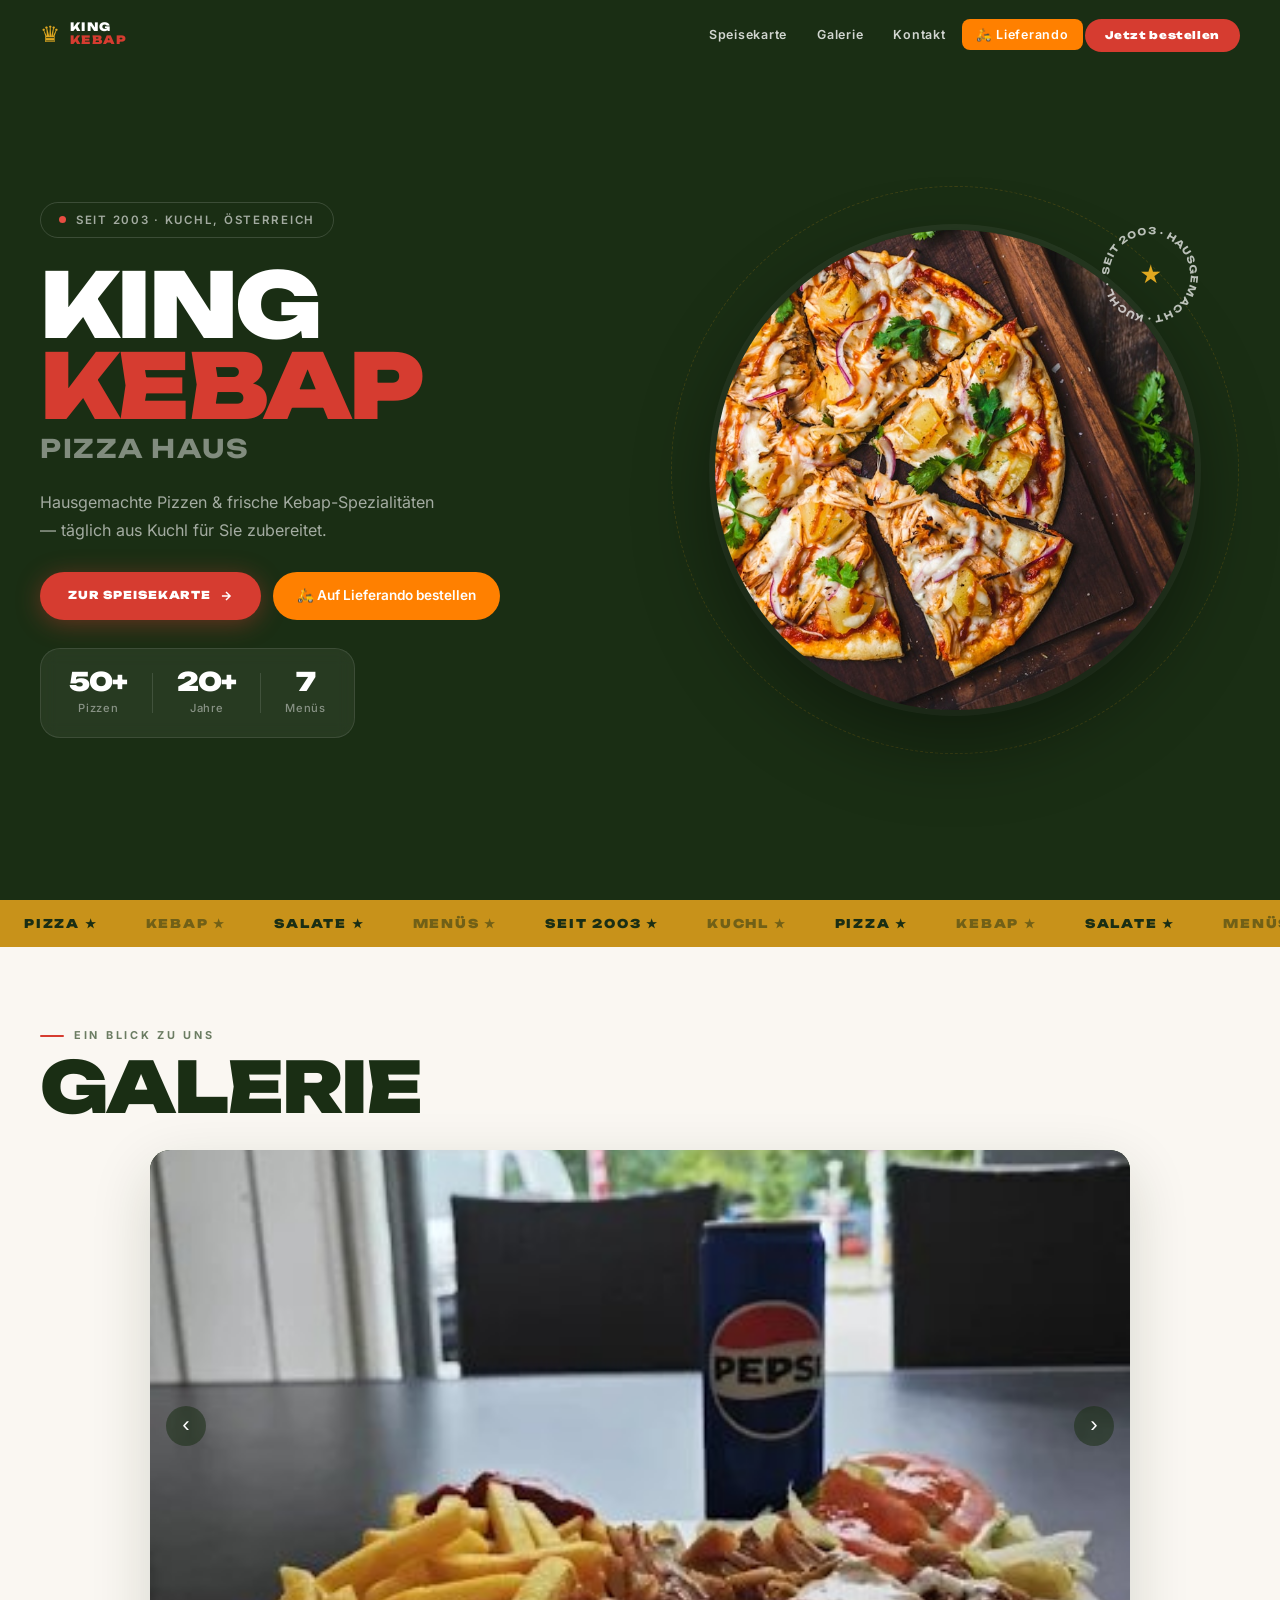
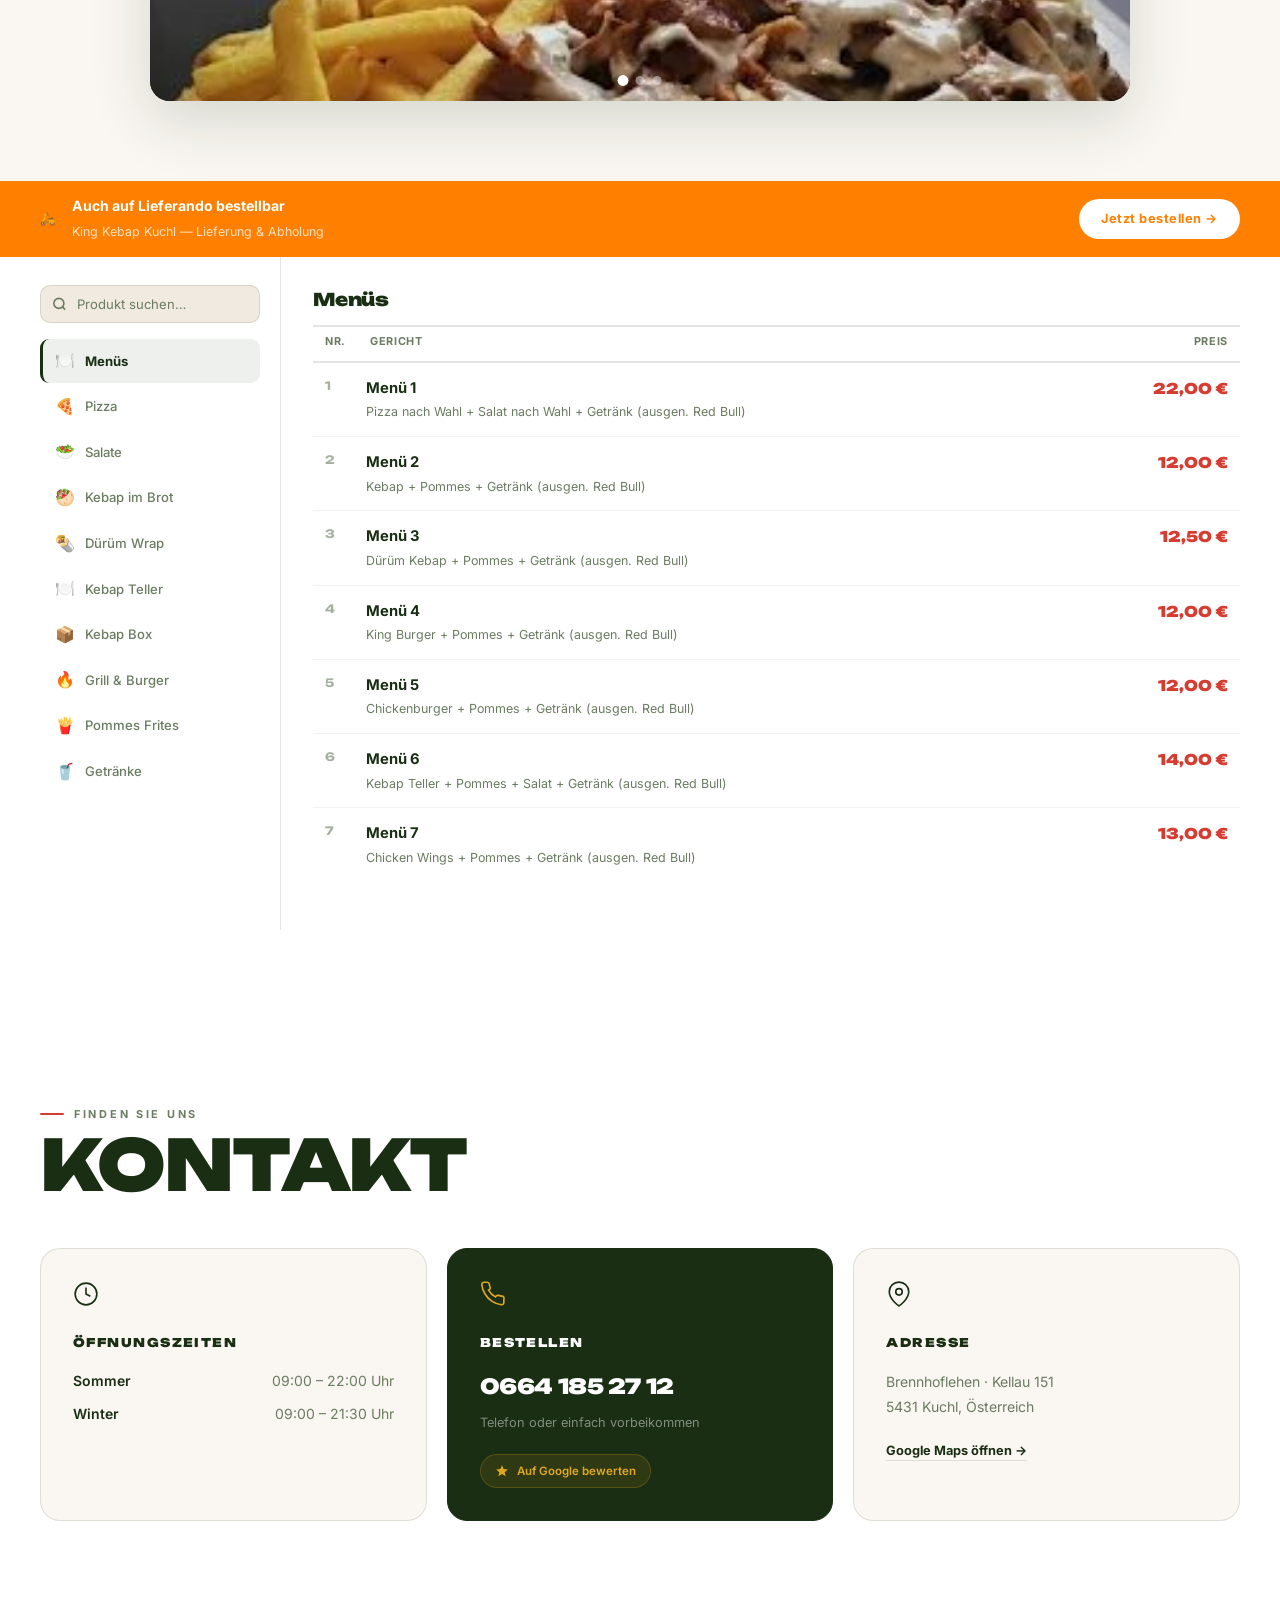
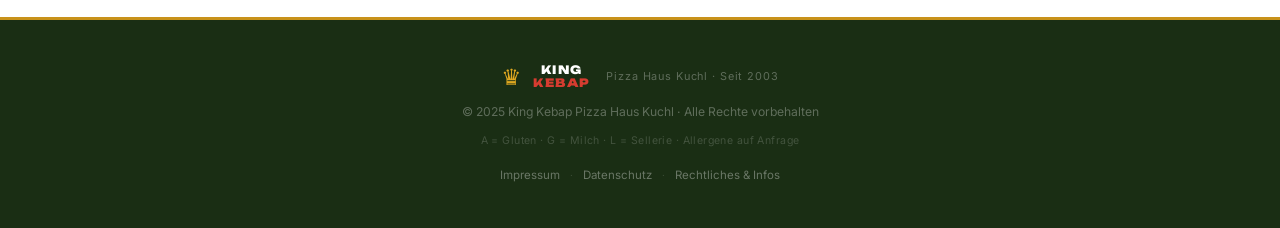
<file: index.html>
<!DOCTYPE html>
<html lang="de">
<head>
  <meta charset="UTF-8" />
  <meta name="viewport" content="width=device-width, initial-scale=1.0" />
  <title>King Kebap Pizza Haus Kuchl – Seit 2003</title>
  <link rel="stylesheet" href="style.css" />
</head>
<body>

<!-- NAVBAR -->
<nav id="navbar">
  <div class="nav-inner">
    <a href="#hero" class="nav-logo">
      <span class="logo-crown">♛</span>
      <div class="logo-lines">
        <span class="logo-king">KING</span>
        <span class="logo-kebap">KEBAP</span>
      </div>
    </a>
    <button class="burger" id="burgerBtn" aria-label="Menü">
      <span></span><span></span><span></span>
    </button>
    <ul class="nav-links" id="navLinks">
      <li><a href="#speisekarte">Speisekarte</a></li>
      <li><a href="#galerie">Galerie</a></li>
      <li><a href="#info">Kontakt</a></li>
      <li>
        <a href="https://www.lieferando.at/speisekarte/king-kebap-5431-kuchl"
           target="_blank" rel="noopener" class="nav-lieferando">
          🛵 Lieferando
        </a>
      </li>
      <li><a href="tel:066418527 12" class="nav-cta">Jetzt bestellen</a></li>
    </ul>
  </div>
</nav>

<!-- HERO -->
<section id="hero">
  <div class="hero-bg-img"></div>
  <div class="hero-bg-gradient"></div>
  <div class="hero-inner">
    <div class="hero-left">
      <div class="hero-tag">
        <span class="hero-tag-dot"></span>
        Seit 2003 · Kuchl, Österreich
      </div>
      <h1 class="hero-title">
        <span class="hero-title-line">KING</span>
        <span class="hero-title-line hero-title-red">KEBAP</span>
        <span class="hero-title-line hero-title-sub">PIZZA HAUS</span>
      </h1>
      <p class="hero-desc">Hausgemachte Pizzen & frische Kebap-Spezialitäten — täglich aus Kuchl für Sie zubereitet.</p>
      <div class="hero-actions">
        <a href="#speisekarte" class="btn-red">
          Zur Speisekarte
          <svg width="14" height="14" viewBox="0 0 24 24" fill="none" stroke="currentColor" stroke-width="2.5"><path d="M5 12h14M12 5l7 7-7 7"/></svg>
        </a>
        <a href="https://www.lieferando.at/speisekarte/king-kebap-5431-kuchl"
           target="_blank" rel="noopener" class="btn-lieferando">
          🛵 Auf Lieferando bestellen
        </a>
      </div>
      <div class="hero-stats">
        <div class="stat"><span class="stat-num">50+</span><span class="stat-label">Pizzen</span></div>
        <div class="stat-divider"></div>
        <div class="stat"><span class="stat-num">20+</span><span class="stat-label">Jahre</span></div>
        <div class="stat-divider"></div>
        <div class="stat"><span class="stat-num">7</span><span class="stat-label">Menüs</span></div>
      </div>
    </div>
    <div class="hero-right">
      <div class="hero-img-wrap">
        <div class="hero-img-ring-2"></div>
        <div class="hero-badge" aria-hidden="true">
          <svg viewBox="0 0 120 120" class="badge-ring">
            <path id="badgePath" d="M 60,60 m -44,0 a 44,44 0 1,1 88,0 a 44,44 0 1,1 -88,0"/>
            <text><textPath href="#badgePath">SEIT 2003 · HAUSGEMACHT · KUCHL · ÖSTERREICH · </textPath></text>
          </svg>
          <span class="badge-star">★</span>
        </div>
        <div class="hero-img-circle"></div>
        <img class="hero-img"
          src="images/hero-pizza.jpg"
          alt="Frische Pizza" loading="eager" />
      </div>
    </div>
  </div>
</section>

<!-- MARQUEE -->
<div class="marquee-wrap">
  <div class="marquee-track" aria-hidden="true">
    <span>PIZZA ★</span><span>KEBAP ★</span><span>SALATE ★</span><span>MENÜS ★</span><span>SEIT 2003 ★</span><span>KUCHL ★</span>
    <span>PIZZA ★</span><span>KEBAP ★</span><span>SALATE ★</span><span>MENÜS ★</span><span>SEIT 2003 ★</span><span>KUCHL ★</span>
    <span>PIZZA ★</span><span>KEBAP ★</span><span>SALATE ★</span><span>MENÜS ★</span><span>SEIT 2003 ★</span><span>KUCHL ★</span>
    <span>PIZZA ★</span><span>KEBAP ★</span><span>SALATE ★</span><span>MENÜS ★</span><span>SEIT 2003 ★</span><span>KUCHL ★</span>
  </div>
</div>

<!-- GALERIE / SLIDESHOW -->
<section id="galerie" class="galerie-section">
  <div class="section-intro">
    <div class="section-label">Ein Blick zu uns</div>
    <h2 class="section-heading">GALERIE</h2>
  </div>
  <div class="slideshow" id="slideshow">
    <div class="slideshow-track" id="slideTrack">
      <div class="slide">
        <img src="img/slide-essen.jpg" alt="Kebap Teller mit Pommes" loading="lazy" />
      </div>
      <div class="slide">
        <img src="img/slide-aussen.jpg" alt="King Kebap Pizza Haus bei Nacht" loading="lazy" />
      </div>
      <div class="slide">
        <img src="img/slide-theke.jpg" alt="Theke im King Kebap Pizza Haus" loading="lazy" />
      </div>
    </div>
    <button class="slide-btn slide-prev" id="slidePrev" aria-label="Vorheriges Bild">‹</button>
    <button class="slide-btn slide-next" id="slideNext" aria-label="Nächstes Bild">›</button>
    <div class="slide-dots" id="slideDots"></div>
  </div>
</section>

<!-- SPEISEKARTE -->
<section id="speisekarte">

  <!-- Lieferando Banner -->
  <div class="lieferando-banner">
    <div class="lieferando-banner-inner">
      <div class="lieferando-left">
        <span class="lieferando-emoji">🛵</span>
        <div>
          <strong>Auch auf Lieferando bestellbar</strong>
          <span>King Kebap Kuchl — Lieferung & Abholung</span>
        </div>
      </div>
      <a href="https://www.lieferando.at/speisekarte/king-kebap-5431-kuchl"
         target="_blank" rel="noopener" class="lieferando-btn">
        Jetzt bestellen →
      </a>
    </div>
  </div>

  <div class="sk-layout">

    <!-- SIDEBAR -->
    <aside class="sk-sidebar" id="skSidebar">
      <div class="sk-search-wrap">
        <svg class="sk-search-icon" width="15" height="15" viewBox="0 0 24 24" fill="none" stroke="currentColor" stroke-width="2.5"><circle cx="11" cy="11" r="8"/><path d="M21 21l-4.35-4.35"/></svg>
        <input class="sk-search" id="skSearch" type="text" placeholder="Produkt suchen…" autocomplete="off" />
      </div>
      <nav class="sk-nav" id="skNav">
        <a class="sk-nav-link active" href="#sk-menues" data-cat="sk-menues">
          <span class="sk-nav-icon">🍽️</span> Menüs
        </a>
        <a class="sk-nav-link" href="#sk-pizza" data-cat="sk-pizza">
          <span class="sk-nav-icon">🍕</span> Pizza
        </a>
        <a class="sk-nav-link" href="#sk-salate" data-cat="sk-salate">
          <span class="sk-nav-icon">🥗</span> Salate
        </a>
        <a class="sk-nav-link" href="#sk-kebap" data-cat="sk-kebap">
          <span class="sk-nav-icon">🥙</span> Kebap im Brot
        </a>
        <a class="sk-nav-link" href="#sk-duerum" data-cat="sk-duerum">
          <span class="sk-nav-icon">🌯</span> Dürüm Wrap
        </a>
        <a class="sk-nav-link" href="#sk-teller" data-cat="sk-teller">
          <span class="sk-nav-icon">🍽️</span> Kebap Teller
        </a>
        <a class="sk-nav-link" href="#sk-box" data-cat="sk-box">
          <span class="sk-nav-icon">📦</span> Kebap Box
        </a>
        <a class="sk-nav-link" href="#sk-grill" data-cat="sk-grill">
          <span class="sk-nav-icon">🔥</span> Grill & Burger
        </a>
        <a class="sk-nav-link" href="#sk-pommes" data-cat="sk-pommes">
          <span class="sk-nav-icon">🍟</span> Pommes Frites
        </a>
        <a class="sk-nav-link" href="#sk-getraenke" data-cat="sk-getraenke">
          <span class="sk-nav-icon">🥤</span> Getränke
        </a>
      </nav>
    </aside>

    <!-- MAIN MENU CONTENT -->
    <main class="sk-main" id="skMain">
      <!-- Sections rendered by JS -->
    </main>

  </div>
</section>

<!-- KONTAKT -->
<section id="info" class="page-section info-section">
  <div class="max-w">
    <div class="section-intro">
      <div class="section-label">Finden Sie uns</div>
      <h2 class="section-heading">KONTAKT</h2>
    </div>
    <div class="info-cards">
      <div class="info-card">
        <div class="info-icon">
          <svg width="26" height="26" viewBox="0 0 24 24" fill="none" stroke="currentColor" stroke-width="1.5"><circle cx="12" cy="12" r="10"/><polyline points="12 6 12 12 16 14"/></svg>
        </div>
        <h3>Öffnungszeiten</h3>
        <div class="hours">
          <div class="hours-row"><span>Sommer</span><span>09:00 – 22:00 Uhr</span></div>
          <div class="hours-row"><span>Winter</span><span>09:00 – 21:30 Uhr</span></div>
        </div>
      </div>
      <div class="info-card info-card-featured">
        <div class="info-icon">
          <svg width="26" height="26" viewBox="0 0 24 24" fill="none" stroke="currentColor" stroke-width="1.5"><path d="M22 16.92v3a2 2 0 0 1-2.18 2 19.79 19.79 0 0 1-8.63-3.07A19.5 19.5 0 0 1 4.69 12a19.79 19.79 0 0 1-3.07-8.67A2 2 0 0 1 3.6 1.18h3a2 2 0 0 1 2 1.72 12.7 12.7 0 0 0 .7 2.81 2 2 0 0 1-.45 2.11L7.91 8.37a16 16 0 0 0 6.29 6.29l.95-.95a2 2 0 0 1 2.11-.45 12.7 12.7 0 0 0 2.81.7A2 2 0 0 1 22 16.92z"/></svg>
        </div>
        <h3>Bestellen</h3>
        <a href="tel:066418527 12" class="info-phone">0664 185 27 12</a>
        <p>Telefon oder einfach vorbeikommen</p>
        <div class="info-stars">
          <svg width="14" height="14" viewBox="0 0 24 24" fill="currentColor"><path d="M12 17.27L18.18 21l-1.64-7.03L22 9.24l-7.19-.61L12 2 9.19 8.63 2 9.24l5.46 4.73L5.82 21z"/></svg>
          Auf Google bewerten
        </div>
      </div>
      <div class="info-card">
        <div class="info-icon">
          <svg width="26" height="26" viewBox="0 0 24 24" fill="none" stroke="currentColor" stroke-width="1.5"><path d="M21 10c0 7-9 13-9 13s-9-6-9-13a9 9 0 0 1 18 0z"/><circle cx="12" cy="10" r="3"/></svg>
        </div>
        <h3>Adresse</h3>
        <p class="info-addr">Brennhoflehen · Kellau 151<br>5431 Kuchl, Österreich</p>
        <a href="https://maps.google.com/?q=Kellau+151+5431+Kuchl" target="_blank" rel="noopener" class="info-maps">
          Google Maps öffnen →
        </a>
      </div>
    </div>
  </div>
</section>

<!-- FOOTER -->
<footer>
  <div class="footer-inner">
    <div class="footer-logo">
      <span class="logo-crown">♛</span>
      <div class="logo-lines">
        <span class="logo-king">KING</span>
        <span class="logo-kebap">KEBAP</span>
      </div>
      <span class="footer-since">Pizza Haus Kuchl · Seit 2003</span>
    </div>
    <p class="footer-copy">© 2025 King Kebap Pizza Haus Kuchl · Alle Rechte vorbehalten</p>
    <p class="footer-allergens">A = Gluten · G = Milch · L = Sellerie · Allergene auf Anfrage</p>
    <div class="footer-links">
      <a href="impressum.html">Impressum</a>
      <span>·</span>
      <a href="datenschutz.html">Datenschutz</a>
      <span>·</span>
      <a href="rechtliches.html">Rechtliches & Infos</a>
    </div>
  </div>
</footer>

<script src="app.js"></script>
</body>
</html>
</file>
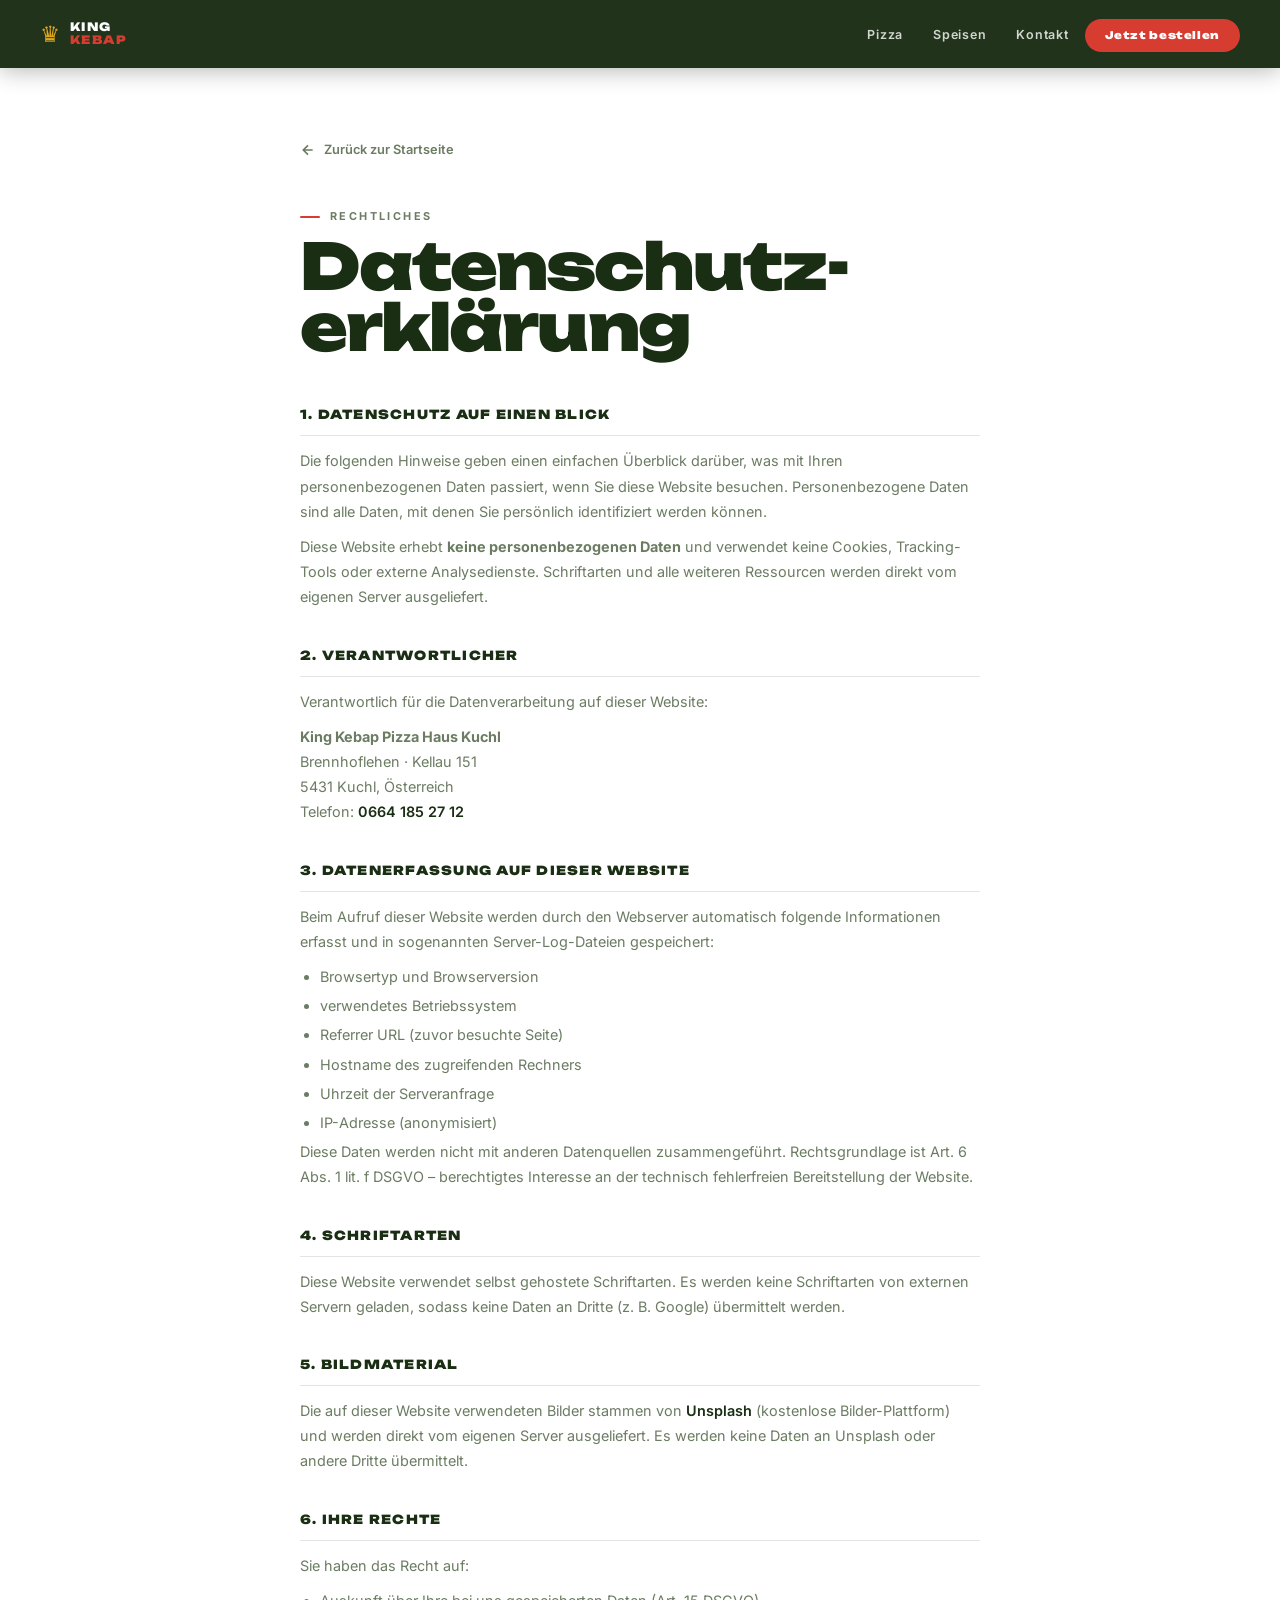
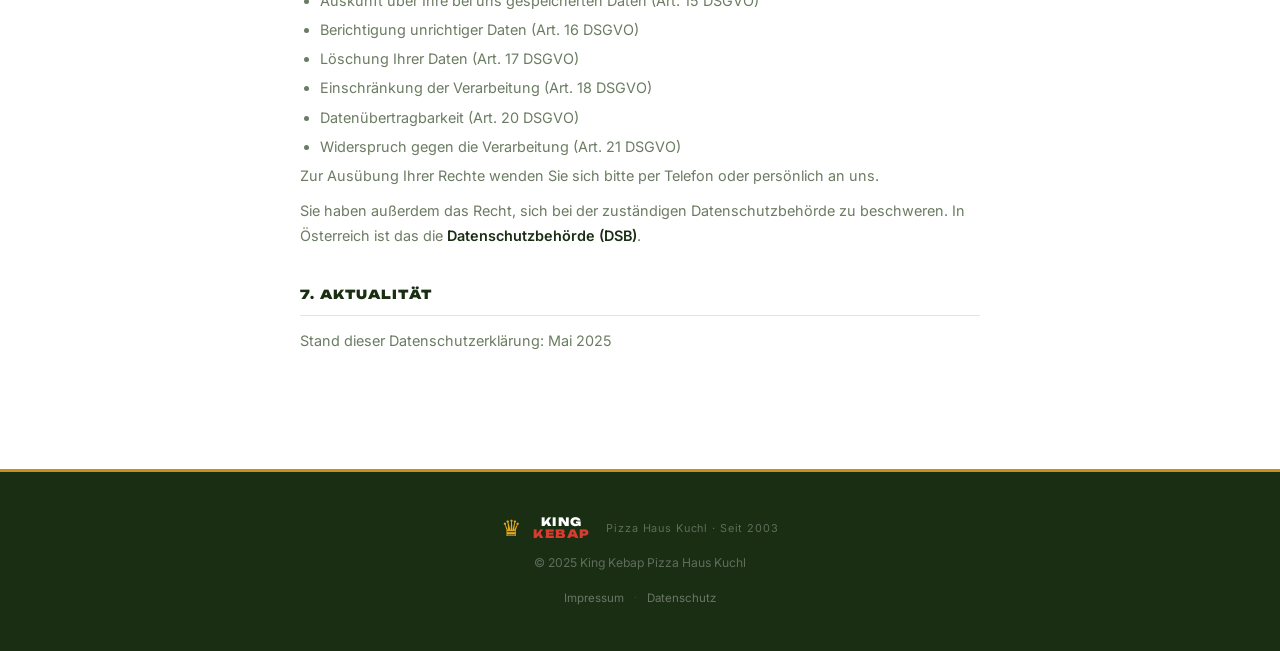
<file: datenschutz.html>
<!DOCTYPE html>
<html lang="de">
<head>
  <meta charset="UTF-8" />
  <meta name="viewport" content="width=device-width, initial-scale=1.0" />
  <title>Datenschutz – King Kebap Pizza Haus Kuchl</title>
  <link rel="stylesheet" href="style.css" />
  <style>
    .legal-page { max-width: 760px; margin: 0 auto; padding: 140px 40px 80px; }
    .legal-back { display: inline-flex; align-items: center; gap: 8px; font-size: 0.8rem; font-weight: 600; color: var(--muted); margin-bottom: 48px; transition: color var(--t); }
    .legal-back:hover { color: var(--text); }
    .legal-back svg { flex-shrink: 0; }
    .legal-eyebrow { font-size: 0.68rem; font-weight: 700; letter-spacing: 0.22em; text-transform: uppercase; color: var(--muted); margin-bottom: 10px; display: flex; align-items: center; gap: 10px; }
    .legal-eyebrow::before { content: ''; display: block; width: 20px; height: 2px; background: var(--red); border-radius: 2px; }
    .legal-title { font-family: var(--font-display); font-size: clamp(2rem, 5vw, 4rem); font-weight: 900; color: var(--text); letter-spacing: -0.03em; margin-bottom: 48px; line-height: 0.95; }
    .legal-block { margin-bottom: 36px; }
    .legal-block h2 { font-family: var(--font-display); font-size: 0.78rem; font-weight: 900; letter-spacing: 0.1em; text-transform: uppercase; color: var(--text); margin-bottom: 12px; padding-bottom: 10px; border-bottom: 1.5px solid var(--border); }
    .legal-block p { font-size: 0.9rem; color: var(--muted); line-height: 1.75; margin-bottom: 10px; }
    .legal-block a { color: var(--green); font-weight: 600; }
    .legal-block a:hover { color: var(--red); }
    .legal-block ul { padding-left: 20px; margin-top: 8px; }
    .legal-block ul li { font-size: 0.9rem; color: var(--muted); line-height: 1.75; margin-bottom: 4px; }
    @media (max-width: 600px) { .legal-page { padding: 100px 20px 60px; } }
  </style>
</head>
<body>

<nav id="navbar" class="scrolled">
  <div class="nav-inner">
    <a href="index.html" class="nav-logo">
      <span class="logo-crown">♛</span>
      <div class="logo-lines">
        <span class="logo-king">KING</span>
        <span class="logo-kebap">KEBAP</span>
      </div>
    </a>
    <ul class="nav-links">
      <li><a href="index.html#pizza">Pizza</a></li>
      <li><a href="index.html#speisen">Speisen</a></li>
      <li><a href="index.html#info">Kontakt</a></li>
      <li><a href="tel:066418527 12" class="nav-cta">Jetzt bestellen</a></li>
    </ul>
  </div>
</nav>

<main class="legal-page">

  <a href="index.html" class="legal-back">
    <svg width="16" height="16" viewBox="0 0 24 24" fill="none" stroke="currentColor" stroke-width="2.5"><path d="M19 12H5M12 5l-7 7 7 7"/></svg>
    Zurück zur Startseite
  </a>

  <div class="legal-eyebrow">Rechtliches</div>
  <h1 class="legal-title">Datenschutz&shy;erklärung</h1>

  <div class="legal-block">
    <h2>1. Datenschutz auf einen Blick</h2>
    <p>
      Die folgenden Hinweise geben einen einfachen Überblick darüber, was mit Ihren personenbezogenen Daten passiert, wenn Sie diese Website besuchen. Personenbezogene Daten sind alle Daten, mit denen Sie persönlich identifiziert werden können.
    </p>
    <p>
      Diese Website erhebt <strong>keine personenbezogenen Daten</strong> und verwendet keine Cookies, Tracking-Tools oder externe Analysedienste. Schriftarten und alle weiteren Ressourcen werden direkt vom eigenen Server ausgeliefert.
    </p>
  </div>

  <div class="legal-block">
    <h2>2. Verantwortlicher</h2>
    <p>Verantwortlich für die Datenverarbeitung auf dieser Website:</p>
    <p>
      <strong>King Kebap Pizza Haus Kuchl</strong><br>
      Brennhoflehen · Kellau 151<br>
      5431 Kuchl, Österreich<br>
      Telefon: <a href="tel:066418527 12">0664 185 27 12</a>
    </p>
  </div>

  <div class="legal-block">
    <h2>3. Datenerfassung auf dieser Website</h2>
    <p>
      Beim Aufruf dieser Website werden durch den Webserver automatisch folgende Informationen erfasst und in sogenannten Server-Log-Dateien gespeichert:
    </p>
    <ul>
      <li>Browsertyp und Browserversion</li>
      <li>verwendetes Betriebssystem</li>
      <li>Referrer URL (zuvor besuchte Seite)</li>
      <li>Hostname des zugreifenden Rechners</li>
      <li>Uhrzeit der Serveranfrage</li>
      <li>IP-Adresse (anonymisiert)</li>
    </ul>
    <p>
      Diese Daten werden nicht mit anderen Datenquellen zusammengeführt. Rechtsgrundlage ist Art. 6 Abs. 1 lit. f DSGVO – berechtigtes Interesse an der technisch fehlerfreien Bereitstellung der Website.
    </p>
  </div>

  <div class="legal-block">
    <h2>4. Schriftarten</h2>
    <p>
      Diese Website verwendet selbst gehostete Schriftarten. Es werden keine Schriftarten von externen Servern geladen, sodass keine Daten an Dritte (z. B. Google) übermittelt werden.
    </p>
  </div>

  <div class="legal-block">
    <h2>5. Bildmaterial</h2>
    <p>
      Die auf dieser Website verwendeten Bilder stammen von <a href="https://unsplash.com" target="_blank" rel="noopener">Unsplash</a> (kostenlose Bilder-Plattform) und werden direkt vom eigenen Server ausgeliefert. Es werden keine Daten an Unsplash oder andere Dritte übermittelt.
    </p>
  </div>

  <div class="legal-block">
    <h2>6. Ihre Rechte</h2>
    <p>Sie haben das Recht auf:</p>
    <ul>
      <li>Auskunft über Ihre bei uns gespeicherten Daten (Art. 15 DSGVO)</li>
      <li>Berichtigung unrichtiger Daten (Art. 16 DSGVO)</li>
      <li>Löschung Ihrer Daten (Art. 17 DSGVO)</li>
      <li>Einschränkung der Verarbeitung (Art. 18 DSGVO)</li>
      <li>Datenübertragbarkeit (Art. 20 DSGVO)</li>
      <li>Widerspruch gegen die Verarbeitung (Art. 21 DSGVO)</li>
    </ul>
    <p>
      Zur Ausübung Ihrer Rechte wenden Sie sich bitte per Telefon oder persönlich an uns.
    </p>
    <p>
      Sie haben außerdem das Recht, sich bei der zuständigen Datenschutzbehörde zu beschweren. In Österreich ist das die <a href="https://www.dsb.gv.at" target="_blank" rel="noopener">Datenschutzbehörde (DSB)</a>.
    </p>
  </div>

  <div class="legal-block">
    <h2>7. Aktualität</h2>
    <p>Stand dieser Datenschutzerklärung: Mai 2025</p>
  </div>

</main>

<footer>
  <div class="footer-inner">
    <div class="footer-logo">
      <span class="logo-crown">♛</span>
      <div class="logo-lines">
        <span class="logo-king">KING</span>
        <span class="logo-kebap">KEBAP</span>
      </div>
      <span class="footer-since">Pizza Haus Kuchl · Seit 2003</span>
    </div>
    <p class="footer-copy">© 2025 King Kebap Pizza Haus Kuchl</p>
    <div class="footer-links">
      <a href="impressum.html">Impressum</a>
      <span>·</span>
      <a href="datenschutz.html">Datenschutz</a>
    </div>
  </div>
</footer>

</body>
</html>
</file>
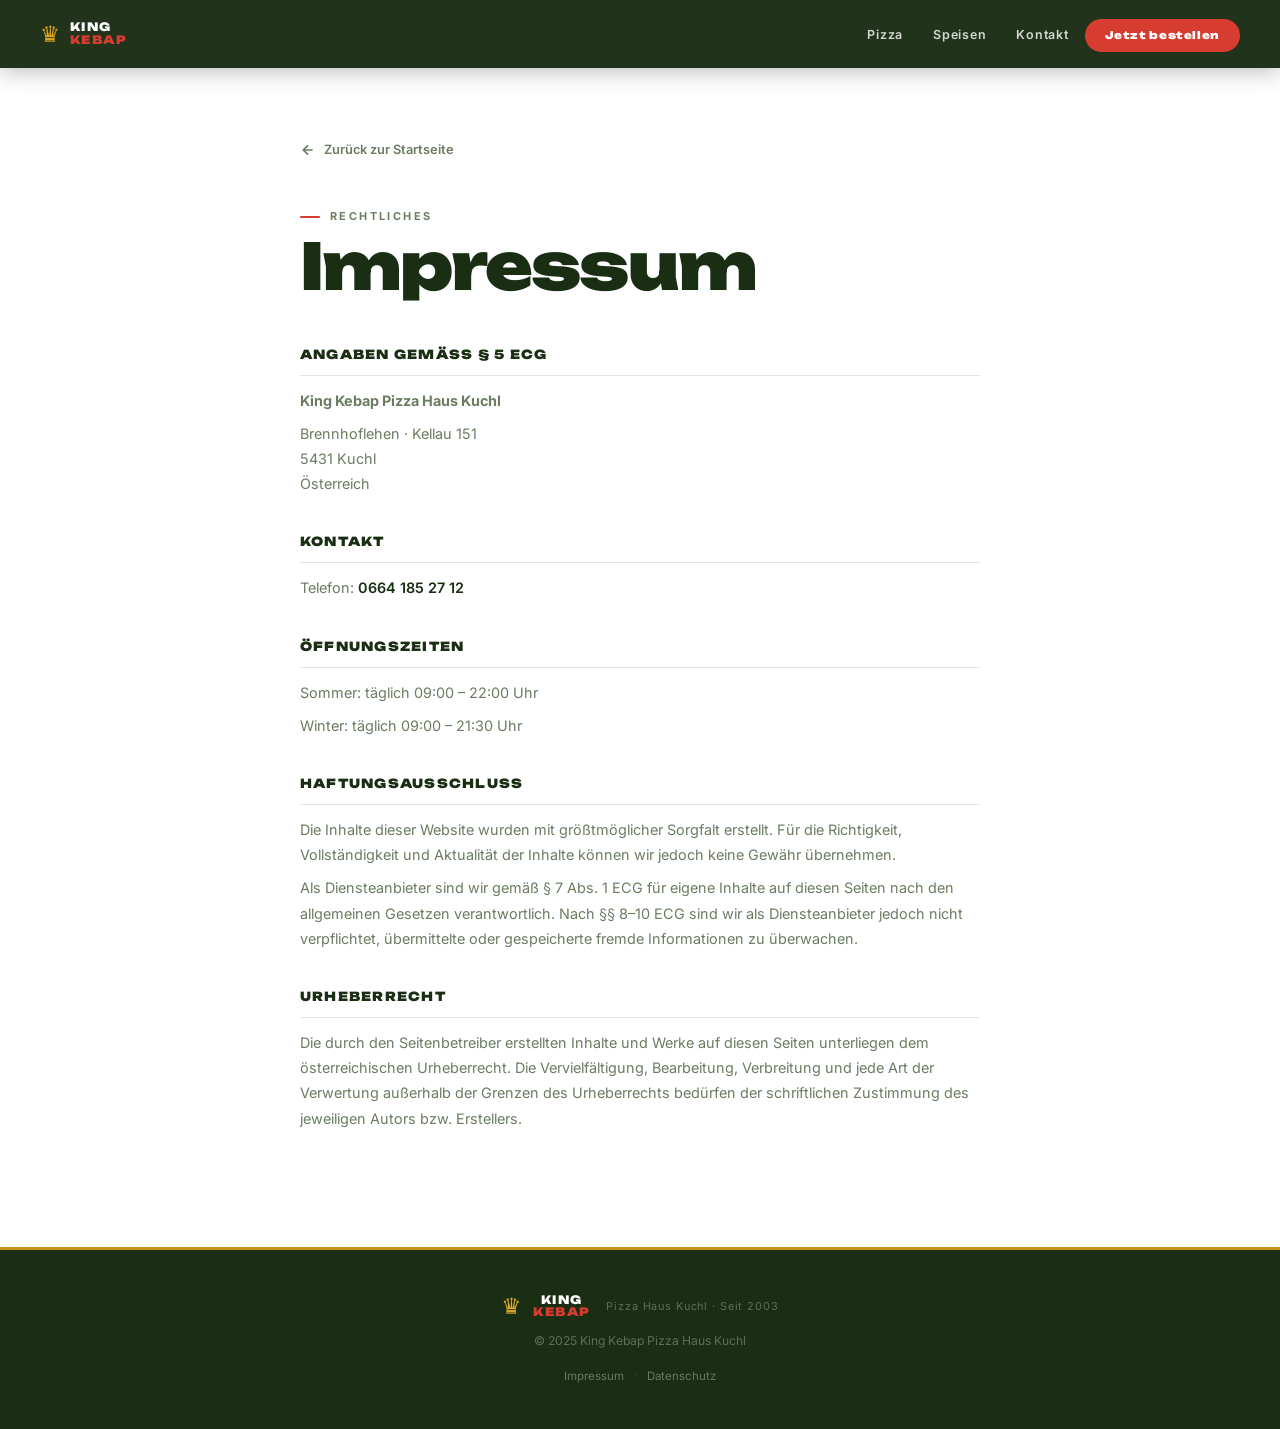
<file: impressum.html>
<!DOCTYPE html>
<html lang="de">
<head>
  <meta charset="UTF-8" />
  <meta name="viewport" content="width=device-width, initial-scale=1.0" />
  <title>Impressum – King Kebap Pizza Haus Kuchl</title>
  <link rel="stylesheet" href="style.css" />
  <style>
    .legal-page { max-width: 760px; margin: 0 auto; padding: 140px 40px 80px; }
    .legal-back { display: inline-flex; align-items: center; gap: 8px; font-size: 0.8rem; font-weight: 600; color: var(--muted); margin-bottom: 48px; transition: color var(--t); }
    .legal-back:hover { color: var(--text); }
    .legal-back svg { flex-shrink: 0; }
    .legal-eyebrow { font-size: 0.68rem; font-weight: 700; letter-spacing: 0.22em; text-transform: uppercase; color: var(--muted); margin-bottom: 10px; display: flex; align-items: center; gap: 10px; }
    .legal-eyebrow::before { content: ''; display: block; width: 20px; height: 2px; background: var(--red); border-radius: 2px; }
    .legal-title { font-family: var(--font-display); font-size: clamp(2rem, 5vw, 4rem); font-weight: 900; color: var(--text); letter-spacing: -0.03em; margin-bottom: 48px; line-height: 0.95; }
    .legal-block { margin-bottom: 36px; }
    .legal-block h2 { font-family: var(--font-display); font-size: 0.78rem; font-weight: 900; letter-spacing: 0.1em; text-transform: uppercase; color: var(--text); margin-bottom: 12px; padding-bottom: 10px; border-bottom: 1.5px solid var(--border); }
    .legal-block p { font-size: 0.9rem; color: var(--muted); line-height: 1.75; margin-bottom: 8px; }
    .legal-block a { color: var(--green); font-weight: 600; }
    .legal-block a:hover { color: var(--red); }
    @media (max-width: 600px) { .legal-page { padding: 100px 20px 60px; } }
  </style>
</head>
<body>

<nav id="navbar" class="scrolled">
  <div class="nav-inner">
    <a href="index.html" class="nav-logo">
      <span class="logo-crown">♛</span>
      <div class="logo-lines">
        <span class="logo-king">KING</span>
        <span class="logo-kebap">KEBAP</span>
      </div>
    </a>
    <ul class="nav-links">
      <li><a href="index.html#pizza">Pizza</a></li>
      <li><a href="index.html#speisen">Speisen</a></li>
      <li><a href="index.html#info">Kontakt</a></li>
      <li><a href="tel:066418527 12" class="nav-cta">Jetzt bestellen</a></li>
    </ul>
  </div>
</nav>

<main class="legal-page">

  <a href="index.html" class="legal-back">
    <svg width="16" height="16" viewBox="0 0 24 24" fill="none" stroke="currentColor" stroke-width="2.5"><path d="M19 12H5M12 5l-7 7 7 7"/></svg>
    Zurück zur Startseite
  </a>

  <div class="legal-eyebrow">Rechtliches</div>
  <h1 class="legal-title">Impressum</h1>

  <div class="legal-block">
    <h2>Angaben gemäß § 5 ECG</h2>
    <p><strong>King Kebap Pizza Haus Kuchl</strong></p>
    <p>Brennhoflehen · Kellau 151<br>5431 Kuchl<br>Österreich</p>
  </div>

  <div class="legal-block">
    <h2>Kontakt</h2>
    <p>Telefon: <a href="tel:066418527 12">0664 185 27 12</a></p>
  </div>

  <div class="legal-block">
    <h2>Öffnungszeiten</h2>
    <p>Sommer: täglich 09:00 – 22:00 Uhr</p>
    <p>Winter: täglich 09:00 – 21:30 Uhr</p>
  </div>

  <div class="legal-block">
    <h2>Haftungsausschluss</h2>
    <p>
      Die Inhalte dieser Website wurden mit größtmöglicher Sorgfalt erstellt. Für die Richtigkeit, Vollständigkeit und Aktualität der Inhalte können wir jedoch keine Gewähr übernehmen.
    </p>
    <p>
      Als Diensteanbieter sind wir gemäß § 7 Abs. 1 ECG für eigene Inhalte auf diesen Seiten nach den allgemeinen Gesetzen verantwortlich. Nach §§ 8–10 ECG sind wir als Diensteanbieter jedoch nicht verpflichtet, übermittelte oder gespeicherte fremde Informationen zu überwachen.
    </p>
  </div>

  <div class="legal-block">
    <h2>Urheberrecht</h2>
    <p>
      Die durch den Seitenbetreiber erstellten Inhalte und Werke auf diesen Seiten unterliegen dem österreichischen Urheberrecht. Die Vervielfältigung, Bearbeitung, Verbreitung und jede Art der Verwertung außerhalb der Grenzen des Urheberrechts bedürfen der schriftlichen Zustimmung des jeweiligen Autors bzw. Erstellers.
    </p>
  </div>

</main>

<footer>
  <div class="footer-inner">
    <div class="footer-logo">
      <span class="logo-crown">♛</span>
      <div class="logo-lines">
        <span class="logo-king">KING</span>
        <span class="logo-kebap">KEBAP</span>
      </div>
      <span class="footer-since">Pizza Haus Kuchl · Seit 2003</span>
    </div>
    <p class="footer-copy">© 2025 King Kebap Pizza Haus Kuchl</p>
    <div class="footer-links">
      <a href="impressum.html">Impressum</a>
      <span>·</span>
      <a href="datenschutz.html">Datenschutz</a>
    </div>
  </div>
</footer>

<script>
  document.getElementById('navbar').classList.add('scrolled');
</script>
</body>
</html>
</file>
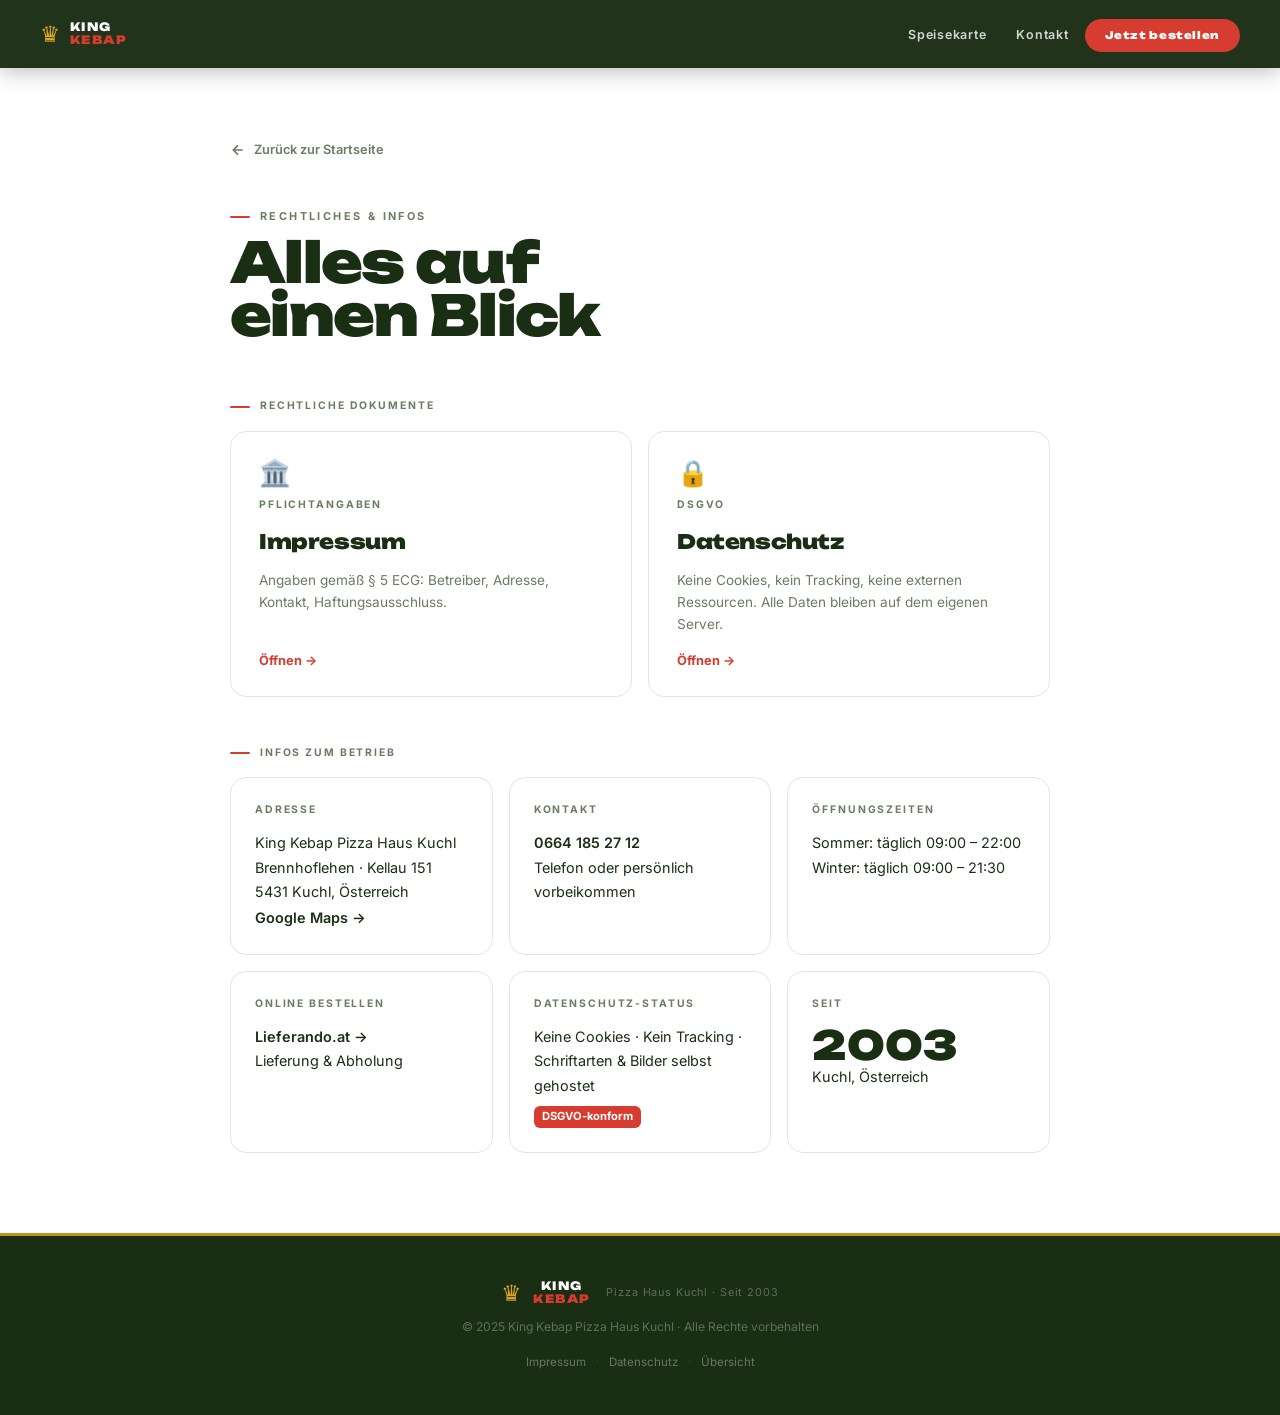
<file: rechtliches.html>
<!DOCTYPE html>
<html lang="de">
<head>
  <meta charset="UTF-8" />
  <meta name="viewport" content="width=device-width, initial-scale=1.0" />
  <title>Rechtliches & Infos – King Kebap Pizza Haus Kuchl</title>
  <link rel="stylesheet" href="style.css" />
  <style>
    .overview-page { max-width: 900px; margin: 0 auto; padding: 140px 40px 80px; }
    .overview-back { display: inline-flex; align-items: center; gap: 8px; font-size: 0.8rem; font-weight: 600; color: var(--muted); margin-bottom: 48px; transition: color var(--t); }
    .overview-back:hover { color: var(--text); }
    .overview-eyebrow { font-size: 0.68rem; font-weight: 700; letter-spacing: 0.22em; text-transform: uppercase; color: var(--muted); margin-bottom: 10px; display: flex; align-items: center; gap: 10px; }
    .overview-eyebrow::before { content: ''; display: block; width: 20px; height: 2px; background: var(--red); border-radius: 2px; }
    .overview-title { font-family: var(--font-display); font-size: clamp(2rem, 5vw, 3.5rem); font-weight: 900; color: var(--text); letter-spacing: -0.03em; margin-bottom: 56px; line-height: 0.95; }

    .cards { display: grid; grid-template-columns: repeat(auto-fit, minmax(260px, 1fr)); gap: 16px; margin-bottom: 48px; }

    .card {
      background: var(--surface);
      border: 1.5px solid var(--border);
      border-radius: 16px;
      padding: 28px 28px 24px;
      display: flex;
      flex-direction: column;
      gap: 12px;
      transition: border-color var(--t), transform var(--t);
      text-decoration: none;
    }
    .card:hover { border-color: var(--red); transform: translateY(-2px); }
    .card-icon { font-size: 1.6rem; line-height: 1; }
    .card-label { font-size: 0.65rem; font-weight: 700; letter-spacing: 0.18em; text-transform: uppercase; color: var(--muted); }
    .card-title { font-family: var(--font-display); font-size: 1.25rem; font-weight: 900; color: var(--text); letter-spacing: -0.02em; }
    .card-desc { font-size: 0.85rem; color: var(--muted); line-height: 1.6; flex: 1; }
    .card-arrow { font-size: 0.8rem; font-weight: 700; color: var(--red); margin-top: 4px; }

    .info-grid { display: grid; grid-template-columns: repeat(auto-fit, minmax(220px, 1fr)); gap: 16px; }
    .info-tile { background: var(--surface); border: 1.5px solid var(--border); border-radius: 16px; padding: 24px; }
    .info-tile h3 { font-size: 0.65rem; font-weight: 700; letter-spacing: 0.18em; text-transform: uppercase; color: var(--muted); margin-bottom: 12px; }
    .info-tile p, .info-tile a { font-size: 0.9rem; color: var(--text); line-height: 1.7; }
    .info-tile a { color: var(--green); font-weight: 600; }
    .info-tile a:hover { color: var(--red); }
    .info-tile .badge { display: inline-block; font-size: 0.7rem; font-weight: 700; background: var(--red); color: #fff; border-radius: 6px; padding: 2px 8px; margin-top: 8px; }

    .section-label { font-size: 0.65rem; font-weight: 700; letter-spacing: 0.18em; text-transform: uppercase; color: var(--muted); margin-bottom: 16px; margin-top: 48px; display: flex; align-items: center; gap: 10px; }
    .section-label::before { content: ''; display: block; width: 20px; height: 2px; background: var(--red); border-radius: 2px; }

    @media (max-width: 600px) { .overview-page { padding: 100px 20px 60px; } }
  </style>
</head>
<body>

<nav id="navbar" class="scrolled">
  <div class="nav-inner">
    <a href="index.html" class="nav-logo">
      <span class="logo-crown">♛</span>
      <div class="logo-lines">
        <span class="logo-king">KING</span>
        <span class="logo-kebap">KEBAP</span>
      </div>
    </a>
    <ul class="nav-links">
      <li><a href="index.html#speisekarte">Speisekarte</a></li>
      <li><a href="index.html#info">Kontakt</a></li>
      <li><a href="tel:066418527 12" class="nav-cta">Jetzt bestellen</a></li>
    </ul>
  </div>
</nav>

<main class="overview-page">

  <a href="index.html" class="overview-back">
    <svg width="16" height="16" viewBox="0 0 24 24" fill="none" stroke="currentColor" stroke-width="2.5"><path d="M19 12H5M12 5l-7 7 7 7"/></svg>
    Zurück zur Startseite
  </a>

  <div class="overview-eyebrow">Rechtliches & Infos</div>
  <h1 class="overview-title">Alles auf<br>einen Blick</h1>

  <!-- Rechtliche Dokumente -->
  <div class="section-label">Rechtliche Dokumente</div>
  <div class="cards">
    <a href="impressum.html" class="card">
      <div class="card-icon">🏛️</div>
      <div class="card-label">Pflichtangaben</div>
      <div class="card-title">Impressum</div>
      <div class="card-desc">Angaben gemäß § 5 ECG: Betreiber, Adresse, Kontakt, Haftungsausschluss.</div>
      <div class="card-arrow">Öffnen →</div>
    </a>
    <a href="datenschutz.html" class="card">
      <div class="card-icon">🔒</div>
      <div class="card-label">DSGVO</div>
      <div class="card-title">Datenschutz</div>
      <div class="card-desc">Keine Cookies, kein Tracking, keine externen Ressourcen. Alle Daten bleiben auf dem eigenen Server.</div>
      <div class="card-arrow">Öffnen →</div>
    </a>
  </div>

  <!-- Infos -->
  <div class="section-label">Infos zum Betrieb</div>
  <div class="info-grid">
    <div class="info-tile">
      <h3>Adresse</h3>
      <p>King Kebap Pizza Haus Kuchl<br>Brennhoflehen · Kellau 151<br>5431 Kuchl, Österreich</p>
      <a href="https://maps.google.com/?q=Kellau+151+5431+Kuchl" target="_blank" rel="noopener">Google Maps →</a>
    </div>
    <div class="info-tile">
      <h3>Kontakt</h3>
      <p><a href="tel:066418527 12">0664 185 27 12</a></p>
      <p>Telefon oder persönlich vorbeikommen</p>
    </div>
    <div class="info-tile">
      <h3>Öffnungszeiten</h3>
      <p>Sommer: täglich 09:00 – 22:00<br>Winter: täglich 09:00 – 21:30</p>
    </div>
    <div class="info-tile">
      <h3>Online bestellen</h3>
      <p><a href="https://www.lieferando.at/speisekarte/king-kebap-5431-kuchl" target="_blank" rel="noopener">Lieferando.at →</a></p>
      <p>Lieferung & Abholung</p>
    </div>
    <div class="info-tile">
      <h3>Datenschutz-Status</h3>
      <p>Keine Cookies · Kein Tracking · Schriftarten & Bilder selbst gehostet</p>
      <span class="badge">DSGVO-konform</span>
    </div>
    <div class="info-tile">
      <h3>Seit</h3>
      <p style="font-family: var(--font-display); font-size: 2.5rem; font-weight: 900; color: var(--text); line-height: 1;">2003</p>
      <p>Kuchl, Österreich</p>
    </div>
  </div>

</main>

<footer>
  <div class="footer-inner">
    <div class="footer-logo">
      <span class="logo-crown">♛</span>
      <div class="logo-lines">
        <span class="logo-king">KING</span>
        <span class="logo-kebap">KEBAP</span>
      </div>
      <span class="footer-since">Pizza Haus Kuchl · Seit 2003</span>
    </div>
    <p class="footer-copy">© 2025 King Kebap Pizza Haus Kuchl · Alle Rechte vorbehalten</p>
    <div class="footer-links">
      <a href="impressum.html">Impressum</a>
      <span>·</span>
      <a href="datenschutz.html">Datenschutz</a>
      <span>·</span>
      <a href="rechtliches.html">Übersicht</a>
    </div>
  </div>
</footer>

</body>
</html>
</file>
<file: style.css>
/* ===========================
   KING KEBAP PIZZA HAUS
   Premium Restaurant Design
   =========================== */

@font-face {
  font-family: 'Unbounded';
  font-style: normal;
  font-weight: 400;
  font-display: swap;
  src: url('fonts/Unbounded-Regular.ttf') format('truetype');
}
@font-face {
  font-family: 'Unbounded';
  font-style: normal;
  font-weight: 700;
  font-display: swap;
  src: url('fonts/Unbounded-Bold.ttf') format('truetype');
}
@font-face {
  font-family: 'Unbounded';
  font-style: normal;
  font-weight: 900;
  font-display: swap;
  src: url('fonts/Unbounded-Black.ttf') format('truetype');
}
@font-face {
  font-family: 'Inter';
  font-style: normal;
  font-weight: 400;
  font-display: swap;
  src: url('fonts/Inter-Regular.ttf') format('truetype');
}
@font-face {
  font-family: 'Inter';
  font-style: normal;
  font-weight: 500;
  font-display: swap;
  src: url('fonts/Inter-Medium.ttf') format('truetype');
}
@font-face {
  font-family: 'Inter';
  font-style: normal;
  font-weight: 600;
  font-display: swap;
  src: url('fonts/Inter-SemiBold.ttf') format('truetype');
}
@font-face {
  font-family: 'Inter';
  font-style: normal;
  font-weight: 700;
  font-display: swap;
  src: url('fonts/Inter-Bold.ttf') format('truetype');
}

:root {
  --green:    #1A2E14;
  --green-2:  #243E1C;
  --green-3:  #2F5225;
  --red:      #D63C30;
  --red-2:    #E84E42;
  --amber:    #C8921A;
  --amber-2:  #E0A820;
  --cream:    #FAF7F2;
  --cream-2:  #F0EAE0;
  --white:    #FFFFFF;
  --text:     #1A2E14;
  --muted:    #6B7C62;
  --border:   rgba(26,46,20,0.12);
  --shadow-sm: 0 2px 12px rgba(26,46,20,0.08);
  --shadow:    0 8px 32px rgba(26,46,20,0.12);
  --shadow-lg: 0 20px 60px rgba(26,46,20,0.16);

  --font-display: 'Unbounded', 'Arial Black', sans-serif;
  --font-body:    'Inter', system-ui, sans-serif;
  --r:  12px;
  --rl: 20px;
  --t:  0.22s cubic-bezier(0.4,0,0.2,1);
}

*,*::before,*::after { box-sizing: border-box; margin: 0; padding: 0; }
html { scroll-behavior: smooth; }
body {
  font-family: var(--font-body);
  background: var(--white);
  color: var(--text);
  overflow-x: hidden;
  line-height: 1.6;
}
img { display: block; max-width: 100%; }
a { text-decoration: none; color: inherit; }

/* ===========================
   NAVBAR
   =========================== */
#navbar {
  position: fixed; top: 0; left: 0; right: 0; z-index: 200;
  transition: background var(--t), box-shadow var(--t);
}
#navbar.scrolled {
  background: rgba(26,46,20,0.97);
  backdrop-filter: blur(12px);
  -webkit-backdrop-filter: blur(12px);
  box-shadow: 0 2px 24px rgba(0,0,0,0.3);
}
.nav-inner {
  max-width: 1280px; margin: 0 auto;
  padding: 0 40px; height: 68px;
  display: flex; align-items: center; justify-content: space-between;
}
.nav-logo { display: flex; align-items: center; gap: 10px; }
.logo-crown { font-size: 1.4rem; color: var(--amber-2); line-height: 1; }
.logo-lines { display: flex; flex-direction: column; line-height: 1.1; }
.logo-king  { font-family: var(--font-display); font-size: 0.72rem; font-weight: 900; color: var(--white); letter-spacing: 0.12em; }
.logo-kebap { font-family: var(--font-display); font-size: 0.72rem; font-weight: 900; color: var(--red); letter-spacing: 0.12em; }
.nav-links { display: flex; list-style: none; align-items: center; gap: 2px; }
.nav-links a {
  font-size: 0.78rem; font-weight: 600; letter-spacing: 0.06em;
  color: rgba(255,255,255,0.8); padding: 8px 14px; border-radius: 8px;
  transition: color var(--t), background var(--t);
}
.nav-links a:hover { color: var(--white); background: rgba(255,255,255,0.1); }
.nav-cta {
  background: var(--red) !important; color: var(--white) !important;
  font-family: var(--font-display) !important;
  font-size: 0.65rem !important; font-weight: 900 !important;
  padding: 10px 20px !important; border-radius: 50px !important;
  letter-spacing: 0.06em !important;
}
.nav-cta:hover { background: var(--red-2) !important; }
.burger { display: none; flex-direction: column; gap: 5px; background: none; border: none; cursor: pointer; padding: 6px; }
.burger span { display: block; width: 22px; height: 2px; background: var(--white); border-radius: 2px; transition: var(--t); }

/* ===========================
   HERO — DARK FULL-SCREEN
   =========================== */
#hero {
  min-height: 100svh;
  background: var(--green);
  position: relative;
  overflow: hidden;
  display: flex;
  align-items: center;
}
.hero-bg-img {
  position: absolute; inset: 0;
  background-image: url('https://images.unsplash.com/photo-1565299624946-b28f40a0ae38?w=1400&q=80&auto=format&fit=crop');
  background-size: cover;
  background-position: center;
  opacity: 0.18;
  transform: scale(1.05);
  animation: slowZoom 20s ease-in-out infinite alternate;
}
@keyframes slowZoom {
  from { transform: scale(1.05); }
  to   { transform: scale(1.12); }
}
.hero-bg-gradient {
  position: absolute; inset: 0;
  background: linear-gradient(135deg,
    rgba(26,46,20,0.95) 0%,
    rgba(26,46,20,0.7) 50%,
    rgba(26,46,20,0.85) 100%);
}
.hero-inner {
  position: relative; z-index: 2;
  max-width: 1280px; margin: 0 auto;
  padding: 120px 40px 80px;
  width: 100%;
  display: grid;
  grid-template-columns: 1fr 1fr;
  align-items: center;
  gap: 60px;
  min-height: 100svh;
}
/* LEFT */
.hero-left { display: flex; flex-direction: column; gap: 28px; }
.hero-tag {
  display: inline-flex; align-items: center; gap: 10px;
  width: fit-content;
  font-size: 0.72rem; font-weight: 600; letter-spacing: 0.15em; text-transform: uppercase;
  color: rgba(255,255,255,0.6);
  border: 1px solid rgba(255,255,255,0.15);
  padding: 8px 18px; border-radius: 50px;
}
.hero-tag-dot {
  width: 7px; height: 7px; border-radius: 50%;
  background: var(--red-2); flex-shrink: 0;
  animation: pulse 2s ease-in-out infinite;
}
@keyframes pulse {
  0%,100% { box-shadow: 0 0 0 0 rgba(232,78,66,0.5); }
  50%      { box-shadow: 0 0 0 7px rgba(232,78,66,0); }
}
.hero-title {
  display: flex; flex-direction: column;
  line-height: 0.88; gap: 2px;
}
.hero-title-line {
  font-family: var(--font-display); font-weight: 900;
  font-size: clamp(3.2rem, 7vw, 7rem);
  letter-spacing: -0.03em; display: block;
  color: var(--white);
}
.hero-title-red { color: var(--red); }
.hero-title-sub {
  font-size: clamp(1rem, 2vw, 1.8rem) !important;
  color: rgba(255,255,255,0.45) !important;
  font-weight: 700 !important;
  letter-spacing: 0.06em !important;
  margin-top: 10px;
}
.hero-desc {
  font-size: 1rem; color: rgba(255,255,255,0.6);
  line-height: 1.75; max-width: 400px;
}
.hero-actions { display: flex; gap: 12px; flex-wrap: wrap; }
.btn-red {
  display: inline-flex; align-items: center; gap: 8px;
  font-family: var(--font-display); font-size: 0.68rem; font-weight: 900;
  letter-spacing: 0.08em; text-transform: uppercase;
  background: var(--red); color: var(--white);
  padding: 14px 28px; border-radius: 50px;
  transition: background var(--t), transform var(--t), box-shadow var(--t);
  box-shadow: 0 4px 24px rgba(214,60,48,0.4);
}
.btn-red:hover { background: var(--red-2); transform: translateY(-2px); box-shadow: 0 8px 32px rgba(214,60,48,0.5); }
.btn-ghost-white {
  display: inline-flex; align-items: center; gap: 8px;
  font-size: 0.85rem; font-weight: 600;
  color: rgba(255,255,255,0.8);
  padding: 13px 24px; border-radius: 50px;
  border: 1.5px solid rgba(255,255,255,0.2);
  transition: all var(--t);
}
.btn-ghost-white:hover { border-color: rgba(255,255,255,0.5); color: var(--white); background: rgba(255,255,255,0.07); }
.hero-stats {
  display: flex; align-items: center; gap: 0;
  background: rgba(255,255,255,0.06);
  border: 1px solid rgba(255,255,255,0.1);
  border-radius: var(--rl);
  padding: 20px 28px;
  backdrop-filter: blur(8px);
  width: fit-content;
}
.stat { display: flex; flex-direction: column; align-items: center; padding: 0 24px; }
.stat:first-child { padding-left: 0; }
.stat:last-child { padding-right: 0; }
.stat-num {
  font-family: var(--font-display); font-size: 1.6rem; font-weight: 900;
  color: var(--white); letter-spacing: -0.03em; line-height: 1;
}
.stat-label { font-size: 0.7rem; color: rgba(255,255,255,0.45); font-weight: 500; margin-top: 5px; letter-spacing: 0.06em; }
.stat-divider { width: 1px; height: 40px; background: rgba(255,255,255,0.12); }

/* RIGHT */
.hero-right { display: flex; justify-content: center; align-items: center; }
.hero-img-wrap {
  position: relative;
  width: 100%; max-width: 480px;
}
.hero-img-ring {
  position: absolute; inset: -20px;
  border: 1px solid rgba(255,255,255,0.08);
  border-radius: 50%;
}
.hero-img-ring-2 {
  position: absolute; inset: -44px;
  border: 1px dashed rgba(200,146,26,0.2);
  border-radius: 50%;
  animation: spin 40s linear infinite;
}
@keyframes spin { from { transform: rotate(0deg); } to { transform: rotate(360deg); } }
.hero-badge {
  position: absolute; top: -10px; right: -10px;
  width: 110px; height: 110px; z-index: 4;
  animation: spin 18s linear infinite;
}
.badge-ring { width: 100%; height: 100%; fill: none; stroke: none; }
.badge-ring text {
  font-family: var(--font-display); font-size: 10.5px; font-weight: 700;
  fill: rgba(255,255,255,0.7); letter-spacing: 0.08em; text-transform: uppercase;
}
.badge-star {
  position: absolute; top: 50%; left: 50%;
  transform: translate(-50%,-50%);
  font-size: 1.4rem; color: var(--amber-2);
}
.hero-img-circle {
  position: absolute; inset: 6%;
  background: radial-gradient(circle, var(--red) 0%, rgba(170,30,20,0.6) 100%);
  border-radius: 50%;
  z-index: 0;
}
.hero-img {
  position: relative; z-index: 1;
  width: 100%; aspect-ratio: 1; object-fit: cover; border-radius: 50%;
  box-shadow: 0 32px 80px rgba(0,0,0,0.4), 0 0 0 6px rgba(255,255,255,0.06);
  animation: float 6s ease-in-out infinite;
}
@keyframes float {
  0%,100% { transform: translateY(0); }
  50%      { transform: translateY(-14px); }
}

/* ===========================
   MARQUEE
   =========================== */
.marquee-wrap {
  background: var(--amber); overflow: hidden;
  border-top: 0; border-bottom: 0;
  padding: 14px 0;
}
.marquee-track {
  display: flex; width: max-content;
  animation: marquee 26s linear infinite;
}
.marquee-track span {
  font-family: var(--font-display); font-size: 0.75rem; font-weight: 900;
  letter-spacing: 0.15em; text-transform: uppercase;
  color: var(--green); padding: 0 24px; white-space: nowrap; flex-shrink: 0;
}
.marquee-track span:nth-child(even) { color: rgba(26,46,20,0.5); }
@keyframes marquee { from { transform: translateX(0); } to { transform: translateX(-50%); } }

/* ===========================
   PAGE SECTION BASE
   =========================== */
.page-section { padding: 96px 40px; }
.max-w { max-width: 1280px; margin: 0 auto; }
.section-intro { margin-bottom: 52px; }
.section-label {
  font-size: 0.68rem; font-weight: 700; letter-spacing: 0.25em;
  text-transform: uppercase; color: var(--muted); margin-bottom: 10px;
  display: flex; align-items: center; gap: 10px;
}
.section-label::before {
  content: '';
  display: block; width: 24px; height: 2px;
  background: var(--red); border-radius: 2px;
}
.section-heading {
  font-family: var(--font-display);
  font-size: clamp(2.4rem, 5.5vw, 5rem);
  font-weight: 900; color: var(--text);
  line-height: 0.9; letter-spacing: -0.03em; margin-bottom: 14px;
}
.section-sub { font-size: 0.88rem; color: var(--muted); max-width: 480px; line-height: 1.7; }

/* ===========================
   GALERIE / SLIDESHOW
   =========================== */
.galerie-section {
  padding: 80px 40px;
  background: var(--cream);
}
.galerie-section .section-intro {
  max-width: 1280px; margin: 0 auto 32px;
}
.slideshow {
  position: relative;
  max-width: 980px; margin: 0 auto;
  aspect-ratio: 16 / 9;
  border-radius: var(--rl);
  overflow: hidden;
  box-shadow: var(--shadow-lg);
  background: var(--green);
}
.slideshow-track {
  display: flex; height: 100%;
  transition: transform 0.6s cubic-bezier(0.4,0,0.2,1);
}
.slide { flex: 0 0 100%; height: 100%; }
.slide img { width: 100%; height: 100%; object-fit: cover; display: block; }
.slide-btn {
  position: absolute; top: 50%; transform: translateY(-50%);
  width: 40px; height: 40px; border-radius: 50%;
  background: rgba(26,46,20,0.55); color: var(--white);
  font-size: 1.4rem; line-height: 1; display: flex; align-items: center; justify-content: center;
  cursor: pointer; transition: background var(--t);
  border: none;
}
.slide-btn:hover { background: var(--red); }
.slide-prev { left: 16px; }
.slide-next { right: 16px; }
.slide-dots {
  position: absolute; bottom: 16px; left: 50%; transform: translateX(-50%);
  display: flex; gap: 8px;
}
.slide-dot {
  width: 9px; height: 9px; border-radius: 50%;
  background: rgba(255,255,255,0.45); border: none; cursor: pointer;
  transition: background var(--t), transform var(--t);
  padding: 0;
}
.slide-dot.active { background: var(--white); transform: scale(1.2); }

/* ===========================
   LIEFERANDO BANNER
   =========================== */
.lieferando-banner {
  background: #FF8000;
  padding: 14px 0;
}
.lieferando-banner-inner {
  max-width: 1280px; margin: 0 auto; padding: 0 40px;
  display: flex; align-items: center; justify-content: space-between; gap: 20px;
}
.lieferando-left {
  display: flex; align-items: center; gap: 16px;
}
.lieferando-emoji { font-size: 1.6rem; }
.lieferando-left strong {
  display: block; font-size: 0.88rem; font-weight: 700; color: var(--white);
}
.lieferando-left span {
  font-size: 0.78rem; color: rgba(255,255,255,0.75);
}
.lieferando-btn {
  display: inline-flex; align-items: center;
  font-size: 0.8rem; font-weight: 700; letter-spacing: 0.04em;
  background: var(--white); color: #FF8000;
  padding: 10px 22px; border-radius: 50px;
  white-space: nowrap; flex-shrink: 0;
  transition: transform var(--t), box-shadow var(--t);
}
.lieferando-btn:hover { transform: translateY(-2px); box-shadow: 0 6px 20px rgba(0,0,0,0.15); }

/* ===========================
   SPEISEKARTE LAYOUT
   =========================== */
#speisekarte { background: var(--white); }
.sk-layout {
  max-width: 1280px; margin: 0 auto;
  display: grid;
  grid-template-columns: 240px 1fr;
  gap: 0;
  align-items: start;
  padding: 0 40px 80px;
}

/* SIDEBAR */
.sk-sidebar {
  position: sticky;
  top: 68px;
  max-height: calc(100vh - 88px);
  overflow-y: auto;
  padding: 28px 20px 28px 0;
  scrollbar-width: none;
}
.sk-sidebar::-webkit-scrollbar { display: none; }
.sk-search-wrap {
  position: relative; margin-bottom: 16px;
}
.sk-search-icon {
  position: absolute; left: 12px; top: 50%; transform: translateY(-50%);
  color: var(--muted); pointer-events: none;
}
.sk-search {
  width: 100%; padding: 10px 12px 10px 36px;
  background: var(--cream-2); border: 1.5px solid var(--border);
  border-radius: 10px; font-family: var(--font-body);
  font-size: 0.82rem; color: var(--text);
  outline: none; transition: border-color var(--t), background var(--t);
}
.sk-search:focus { border-color: var(--green); background: var(--white); }
.sk-search::placeholder { color: var(--muted); }
.sk-nav { display: flex; flex-direction: column; gap: 2px; }
.sk-nav-link {
  display: flex; align-items: center; gap: 10px;
  font-size: 0.82rem; font-weight: 500; color: var(--muted);
  padding: 9px 12px; border-radius: 9px;
  border-left: 3px solid transparent;
  transition: all var(--t); cursor: pointer;
}
.sk-nav-link:hover { background: var(--cream-2); color: var(--text); }
.sk-nav-link.active {
  background: rgba(26,46,20,0.07);
  color: var(--green); font-weight: 700;
  border-left-color: var(--green);
}
.sk-nav-icon { font-size: 1rem; flex-shrink: 0; }

/* MAIN CONTENT */
.sk-main {
  padding: 28px 0 0 32px;
  border-left: 1px solid var(--border);
}
.sk-section { margin-bottom: 48px; }
.sk-section-header { margin-bottom: 6px; padding-bottom: 12px; border-bottom: 2px solid var(--border); }
.sk-section-title {
  font-family: var(--font-display); font-size: 1.1rem; font-weight: 900;
  color: var(--text); letter-spacing: -0.01em;
}
.sk-section-note {
  font-size: 0.74rem; color: var(--muted); margin-top: 4px;
}
.sk-table { width: 100%; border-collapse: collapse; }
.sk-table thead th {
  text-align: left; font-size: 0.68rem; font-weight: 700;
  text-transform: uppercase; letter-spacing: 0.06em; color: var(--muted);
  padding: 0 12px 10px; border-bottom: 2px solid var(--border);
}
.sk-table .sk-th-nr { width: 44px; }
.sk-table .sk-th-price { text-align: right; white-space: nowrap; }
.sk-item {
  border-bottom: 1px solid rgba(26,46,20,0.06);
  transition: background var(--t);
}
.sk-item:last-child { border-bottom: none; }
.sk-item:hover { background: var(--cream); }
.sk-item-nr {
  font-size: 0.72rem; font-weight: 700; color: var(--muted);
  vertical-align: top; padding: 14px 8px 14px 12px;
  font-family: var(--font-display); opacity: 0.6;
}
.sk-item-body { padding: 14px 8px; vertical-align: top; width: 100%; }
.sk-item-name { font-size: 0.92rem; font-weight: 700; color: var(--text); margin-bottom: 3px; }
.sk-item-ing  { font-size: 0.78rem; color: var(--muted); line-height: 1.5; }
.sk-item-price {
  font-family: var(--font-display); font-size: 0.92rem; font-weight: 900;
  color: var(--red); white-space: nowrap; text-align: right;
  vertical-align: top; padding: 14px 12px 14px 8px;
}

/* Navbar Lieferando link */
.nav-lieferando {
  background: #FF8000 !important;
  color: var(--white) !important;
  border-radius: 8px !important;
  padding: 8px 14px !important;
  font-weight: 600 !important;
  font-size: 0.78rem !important;
}
.nav-lieferando:hover { background: #e67300 !important; }
.btn-lieferando {
  display: inline-flex; align-items: center; gap: 8px;
  font-size: 0.85rem; font-weight: 600;
  background: #FF8000; color: var(--white);
  padding: 13px 24px; border-radius: 50px;
  transition: background var(--t), transform var(--t);
}
.btn-lieferando:hover { background: #e67300; transform: translateY(-2px); }

/* ===========================
   OLD CATEGORY ACCORDION (removed — keeping class stubs)
   =========================== */
.category-block { margin-bottom: 16px; }
.category-header {
  width: 100%;
  display: flex; align-items: center; justify-content: space-between;
  padding: 20px 24px;
  background: var(--white);
  border: 1.5px solid var(--border);
  border-radius: var(--rl);
  cursor: pointer;
  transition: background var(--t), border-color var(--t), box-shadow var(--t);
  user-select: none;
  box-shadow: var(--shadow-sm);
  margin-bottom: 0;
}
.category-header:hover {
  border-color: var(--green);
  box-shadow: var(--shadow);
}
.category-header[aria-expanded="true"] {
  border-color: var(--green);
  background: var(--green);
  border-bottom-left-radius: 0;
  border-bottom-right-radius: 0;
  box-shadow: none;
}
.category-header[aria-expanded="true"] .category-name { color: var(--white); }
.category-header[aria-expanded="true"] .category-count { color: rgba(255,255,255,0.5); }
.category-header[aria-expanded="true"] .category-price-range { color: var(--amber-2); }
.category-header[aria-expanded="true"] .category-toggle { border-color: rgba(255,255,255,0.2); }
.category-header[aria-expanded="true"] .category-toggle svg { stroke: rgba(255,255,255,0.7); }
.category-header-left { display: flex; align-items: center; gap: 16px; }
.category-icon {
  width: 44px; height: 44px;
  background: var(--cream-2); border-radius: 12px;
  display: flex; align-items: center; justify-content: center;
  font-size: 1.2rem; flex-shrink: 0;
  transition: background var(--t);
}
.category-header[aria-expanded="true"] .category-icon { background: rgba(255,255,255,0.12); }
.category-name {
  font-family: var(--font-display); font-size: 0.8rem; font-weight: 900;
  color: var(--text); letter-spacing: 0.04em; text-transform: uppercase;
  transition: color var(--t);
}
.category-count { font-size: 0.72rem; color: var(--muted); margin-top: 3px; font-weight: 500; transition: color var(--t); }
.category-header-right { display: flex; align-items: center; gap: 16px; }
.category-price-range {
  font-family: var(--font-display); font-size: 0.8rem; font-weight: 900;
  color: var(--green); letter-spacing: -0.01em; transition: color var(--t);
}
.category-toggle {
  width: 34px; height: 34px; border-radius: 50%; flex-shrink: 0;
  border: 1.5px solid var(--border); background: transparent;
  display: flex; align-items: center; justify-content: center;
  transition: all var(--t);
}
.category-toggle svg { stroke: var(--muted); transition: transform var(--t), stroke var(--t); }
.category-header[aria-expanded="true"] .category-toggle svg { transform: rotate(180deg); }

/* Grid wrap / open-close */
.category-grid-wrap {
  max-height: 0; overflow: hidden;
  border: 1.5px solid transparent;
  border-top: none;
  border-bottom-left-radius: var(--rl);
  border-bottom-right-radius: var(--rl);
  background: var(--cream);
  transition: max-height 0.45s cubic-bezier(0.4,0,0.2,1), border-color 0.2s ease;
}
.category-grid-wrap.open {
  max-height: 4000px;
  border-color: var(--green);
}
.category-grid {
  display: grid;
  grid-template-columns: repeat(auto-fill, minmax(280px,1fr));
  gap: 12px;
  padding: 20px;
}
.show-more-wrap { display: flex; justify-content: center; padding: 4px 20px 20px; }
.show-more-btn {
  display: none; align-items: center; gap: 8px;
  font-size: 0.75rem; font-weight: 700; letter-spacing: 0.08em; text-transform: uppercase;
  background: var(--white); border: 1.5px solid var(--border);
  color: var(--text); padding: 10px 24px; border-radius: 50px;
  cursor: pointer; transition: all var(--t); box-shadow: var(--shadow-sm);
}
.show-more-btn.visible { display: inline-flex; }
.show-more-btn:hover { border-color: var(--green); background: var(--green); color: var(--white); }

/* ===========================
   MENU CARDS
   =========================== */
.menu-card {
  background: var(--white);
  border: 1.5px solid rgba(26,46,20,0.08);
  border-radius: var(--r);
  padding: 18px 20px;
  display: flex; justify-content: space-between; align-items: flex-start; gap: 12px;
  cursor: default;
  box-shadow: var(--shadow-sm);
  transition: border-color var(--t), transform var(--t), box-shadow var(--t);
}
.menu-card:hover {
  border-color: var(--green); transform: translateY(-3px);
  box-shadow: var(--shadow);
}
.menu-card.card-hidden { display: none; }
.menu-card.card-hidden.card-revealed { display: flex; }
.card-left { flex: 1; min-width: 0; }
.card-nr {
  font-size: 0.62rem; font-weight: 700; letter-spacing: 0.14em;
  color: var(--muted); opacity: 0.55; margin-bottom: 5px;
  font-family: var(--font-display);
}
.card-name { font-size: 0.9rem; font-weight: 700; color: var(--text); margin-bottom: 5px; line-height: 1.3; }
.card-ing  { font-size: 0.76rem; color: var(--muted); line-height: 1.55; }
.card-tags { margin-top: 8px; display: flex; flex-wrap: wrap; gap: 4px; }
.tag {
  font-size: 0.58rem; font-weight: 700; letter-spacing: 0.06em;
  text-transform: uppercase; padding: 3px 9px; border-radius: 50px;
}
.tag-veg    { background: #ECFDF5; color: #15803D; border: 1px solid #BBF7D0; }
.tag-spicy  { background: #FEF2F2; color: #B91C1C; border: 1px solid #FECACA; }
.tag-fisch  { background: #EFF6FF; color: #1D4ED8; border: 1px solid #BFDBFE; }
.tag-special{ background: #FFFBEB; color: #92400E; border: 1px solid #FDE68A; }
.card-right { flex-shrink: 0; }
.card-price {
  font-family: var(--font-display); font-size: 1.05rem; font-weight: 900;
  color: var(--green); white-space: nowrap; letter-spacing: -0.02em;
}

/* ===========================
   SPEISEN — dark section
   =========================== */
#speisen { background: var(--green); padding: 96px 0; }
#speisen .max-w { padding: 0 40px; }
#speisen .section-heading { color: var(--white); }
#speisen .section-label { color: rgba(255,255,255,0.4); }
#speisen .section-label::before { background: var(--amber); }
#speisen .section-sub { color: rgba(255,255,255,0.5); }

/* Dark category blocks */
#speisen .category-header {
  background: rgba(255,255,255,0.04);
  border-color: rgba(255,255,255,0.1);
  box-shadow: none;
}
#speisen .category-header:hover { border-color: rgba(255,255,255,0.25); background: rgba(255,255,255,0.07); }
#speisen .category-header[aria-expanded="true"] {
  background: var(--amber); border-color: var(--amber);
}
#speisen .category-header[aria-expanded="true"] .category-name { color: var(--green); }
#speisen .category-header[aria-expanded="true"] .category-count { color: rgba(26,46,20,0.55); }
#speisen .category-header[aria-expanded="true"] .category-price-range { color: var(--green); }
#speisen .category-header[aria-expanded="true"] .category-icon { background: rgba(26,46,20,0.15); }
#speisen .category-header[aria-expanded="true"] .category-toggle { border-color: rgba(26,46,20,0.2); }
#speisen .category-header[aria-expanded="true"] .category-toggle svg { stroke: rgba(26,46,20,0.7); }
#speisen .category-name { color: rgba(255,255,255,0.9); }
#speisen .category-count { color: rgba(255,255,255,0.4); }
#speisen .category-price-range { color: var(--amber-2); }
#speisen .category-icon { background: rgba(255,255,255,0.07); }
#speisen .category-toggle { border-color: rgba(255,255,255,0.15); }
#speisen .category-toggle svg { stroke: rgba(255,255,255,0.4); }
#speisen .category-grid-wrap {
  border-color: transparent;
  background: rgba(255,255,255,0.03);
}
#speisen .category-grid-wrap.open {
  border-color: var(--amber);
}
#speisen .menu-card {
  background: rgba(255,255,255,0.06);
  border-color: rgba(255,255,255,0.1);
  box-shadow: none;
}
#speisen .menu-card:hover { border-color: var(--amber-2); background: rgba(255,255,255,0.09); box-shadow: 0 8px 24px rgba(0,0,0,0.2); }
#speisen .card-nr    { color: rgba(255,255,255,0.3); }
#speisen .card-name  { color: var(--white); }
#speisen .card-ing   { color: rgba(255,255,255,0.5); }
#speisen .card-price { color: var(--amber-2); }
#speisen .show-more-btn { background: rgba(255,255,255,0.06); border-color: rgba(255,255,255,0.15); color: rgba(255,255,255,0.8); box-shadow: none; }
#speisen .show-more-btn:hover { background: var(--amber); border-color: var(--amber); color: var(--green); }

/* Speisen split */
.split-hero {
  display: grid; grid-template-columns: 1fr 1fr; gap: 56px;
  align-items: center; margin-bottom: 64px;
}
.split-img-wrap {
  position: relative; border-radius: var(--rl); overflow: hidden; aspect-ratio: 4/3;
}
.split-img-wrap img { width: 100%; height: 100%; object-fit: cover; filter: brightness(0.75); transition: transform 0.6s ease; }
.split-img-wrap:hover img { transform: scale(1.04); }
.split-badge {
  position: absolute; top: 20px; right: 20px;
  background: var(--amber); color: var(--green);
  border-radius: 12px; padding: 10px 14px;
  font-family: var(--font-display); font-size: 0.62rem; font-weight: 900;
  letter-spacing: 0.1em; text-align: center; line-height: 1.5;
}
.split-text h3 {
  font-family: var(--font-display);
  font-size: clamp(2rem,4vw,3rem); font-weight: 900;
  color: var(--white); letter-spacing: -0.03em; line-height: 0.9; margin: 12px 0 18px;
}
.split-text p { font-size: 0.88rem; color: rgba(255,255,255,0.55); line-height: 1.75; margin-bottom: 28px; }
.split-pills { display: flex; flex-wrap: wrap; gap: 8px; }
.split-pills span {
  font-size: 0.78rem; font-weight: 600;
  border: 1.5px solid rgba(255,255,255,0.15); color: rgba(255,255,255,0.65);
  padding: 7px 16px; border-radius: 50px;
}

/* ===========================
   GETRÄNKE — cream bg
   =========================== */
#getraenke { background: var(--cream-2); }
#getraenke .section-heading { color: var(--text); }
.getraenke-grid {
  display: grid;
  grid-template-columns: repeat(auto-fill, minmax(260px,1fr));
  gap: 16px; max-width: 680px;
}
.getraenke-group { background: var(--white); border-radius: var(--rl); overflow: hidden; box-shadow: var(--shadow); }
.getraenke-head { background: var(--green); padding: 16px 22px; }
.getraenke-title { font-family: var(--font-display); font-size: 0.68rem; font-weight: 900; letter-spacing: 0.15em; text-transform: uppercase; color: var(--white); }
.getraenke-item {
  display: flex; justify-content: space-between; align-items: center;
  padding: 14px 22px; border-bottom: 1px solid rgba(26,46,20,0.06);
  transition: background var(--t);
}
.getraenke-item:last-child { border-bottom: none; }
.getraenke-item:hover { background: var(--cream); }
.g-name  { font-size: 0.9rem; font-weight: 600; color: var(--text); }
.g-sub   { font-size: 0.72rem; color: var(--muted); margin-top: 2px; }
.g-price { font-family: var(--font-display); font-size: 0.9rem; font-weight: 900; color: var(--green); white-space: nowrap; }

/* ===========================
   KONTAKT — white bg
   =========================== */
#info { background: var(--white); }
.info-cards {
  display: grid; grid-template-columns: repeat(3,1fr); gap: 20px;
}
.info-card {
  background: var(--cream);
  border: 1.5px solid var(--border);
  border-radius: var(--rl); padding: 32px;
}
.info-card-featured { background: var(--green); border-color: var(--green); }
.info-card-featured h3 { color: var(--white); }
.info-icon { margin-bottom: 18px; color: var(--green); }
.info-card-featured .info-icon { color: var(--amber-2); }
.info-card h3 {
  font-family: var(--font-display); font-size: 0.75rem; font-weight: 900;
  letter-spacing: 0.12em; text-transform: uppercase; margin-bottom: 18px;
}
.hours { display: flex; flex-direction: column; gap: 10px; }
.hours-row { display: flex; justify-content: space-between; font-size: 0.875rem; gap: 12px; }
.hours-row span:first-child { font-weight: 600; }
.hours-row span:last-child { color: var(--muted); }
.info-phone {
  font-family: var(--font-display); font-size: 1.3rem; font-weight: 900;
  color: var(--white); letter-spacing: -0.02em; display: block;
  margin-bottom: 10px; transition: color var(--t);
}
.info-phone:hover { color: var(--amber-2); }
.info-card-featured p { font-size: 0.8rem; color: rgba(255,255,255,0.45); margin-bottom: 20px; line-height: 1.6; }
.info-stars {
  display: inline-flex; align-items: center; gap: 8px;
  font-size: 0.72rem; font-weight: 600; color: var(--amber-2);
  background: rgba(200,146,26,0.12); border: 1px solid rgba(200,146,26,0.25);
  padding: 7px 14px; border-radius: 50px;
}
.info-addr { font-size: 0.88rem; color: var(--muted); line-height: 1.75; margin-bottom: 18px; }
.info-maps {
  font-size: 0.8rem; font-weight: 700; color: var(--green);
  border-bottom: 1.5px solid var(--border); padding-bottom: 2px;
  transition: color var(--t), border-color var(--t);
}
.info-maps:hover { color: var(--red); border-color: var(--red); }

/* ===========================
   FOOTER
   =========================== */
footer { background: var(--green); padding: 44px 40px; border-top: 3px solid var(--amber); }
.footer-inner { max-width: 1280px; margin: 0 auto; display: flex; flex-direction: column; align-items: center; gap: 12px; text-align: center; }
.footer-logo { display: flex; align-items: center; gap: 12px; }
.footer-logo .logo-crown { font-size: 1.4rem; }
.footer-since { font-size: 0.68rem; color: rgba(255,255,255,0.3); letter-spacing: 0.08em; margin-left: 4px; }
.footer-copy { font-size: 0.76rem; color: rgba(255,255,255,0.3); }
.footer-allergens { font-size: 0.66rem; color: rgba(255,255,255,0.18); letter-spacing: 0.04em; }
.footer-links { display: flex; align-items: center; gap: 10px; margin-top: 4px; }
.footer-links a { font-size: 0.72rem; color: rgba(255,255,255,0.35); transition: color var(--t); }
.footer-links a:hover { color: var(--amber-2); }
.footer-links span { color: rgba(255,255,255,0.15); font-size: 0.6rem; }

/* ===========================
   RESPONSIVE
   =========================== */
@media (max-width: 1024px) {
  .hero-inner { grid-template-columns: 1fr; gap: 48px; padding: 100px 32px 60px; min-height: auto; }
  .hero-right { max-width: 380px; margin: 0 auto; }
  .info-cards { grid-template-columns: 1fr 1fr; }
  .page-section { padding: 72px 32px; }
  .sk-layout { padding: 0 24px 60px; }
  .lieferando-banner-inner { padding: 0 24px; }
  .galerie-section { padding: 64px 24px; }
}
@media (max-width: 900px) {
  .sk-layout { grid-template-columns: 1fr; padding: 0 20px 60px; }
  .sk-sidebar {
    position: static; max-height: none; overflow: visible;
    padding: 20px 0 0; border-bottom: 1px solid var(--border); margin-bottom: 24px;
  }
  .sk-nav { flex-direction: row; flex-wrap: wrap; gap: 6px; }
  .sk-nav-link { border-left: none; border-bottom: 2px solid transparent; border-radius: 8px; font-size: 0.75rem; padding: 8px 12px; }
  .sk-nav-link.active { border-bottom-color: var(--green); border-left: none; }
  .sk-main { padding: 20px 0 0; border-left: none; }
}
@media (max-width: 768px) {
  .nav-inner { padding: 0 20px; }
  .nav-links {
    display: none; flex-direction: column;
    position: fixed; top: 68px; left: 0; right: 0;
    background: rgba(26,46,20,0.97); backdrop-filter: blur(12px);
    padding: 20px; gap: 4px; border-bottom: 1px solid rgba(255,255,255,0.1); z-index: 199;
  }
  .nav-links.open { display: flex; }
  .nav-links li { width: 100%; }
  .nav-links a { display: block; padding: 12px 16px; border-radius: 8px; }
  .burger { display: flex; }
  .hero-inner { padding: 90px 20px 48px; }
  .hero-title-line { font-size: clamp(2.6rem, 13vw, 4.5rem); }
  .hero-stats { width: 100%; justify-content: space-around; padding: 16px 20px; }
  .hero-actions { flex-direction: column; align-items: flex-start; }
  .info-cards { grid-template-columns: 1fr; }
  .page-section, #info { padding: 64px 20px; }
  .galerie-section { padding: 48px 20px; }
  .slideshow { aspect-ratio: 4 / 3; border-radius: var(--r); }
  .slide-btn { width: 34px; height: 34px; font-size: 1.2rem; }
  footer { padding: 36px 20px; }
  .lieferando-banner-inner { flex-direction: column; align-items: flex-start; gap: 12px; }
  .lieferando-btn { align-self: flex-start; }
}
@media (max-width: 480px) {
  .hero-stats { gap: 0; flex-wrap: wrap; }
  .stat { padding: 8px 16px; }
  .marquee-track span { font-size: 0.7rem; padding: 0 18px; }
  .sk-nav-link .sk-nav-icon { display: none; }
  .sk-nav-link { font-size: 0.72rem; padding: 6px 10px; }
}

/* ===========================
   SCROLL REVEAL
   =========================== */
.reveal { opacity: 0; transform: translateY(28px); transition: opacity 0.6s ease, transform 0.6s ease; }
.reveal.visible { opacity: 1; transform: translateY(0); }
</file>
